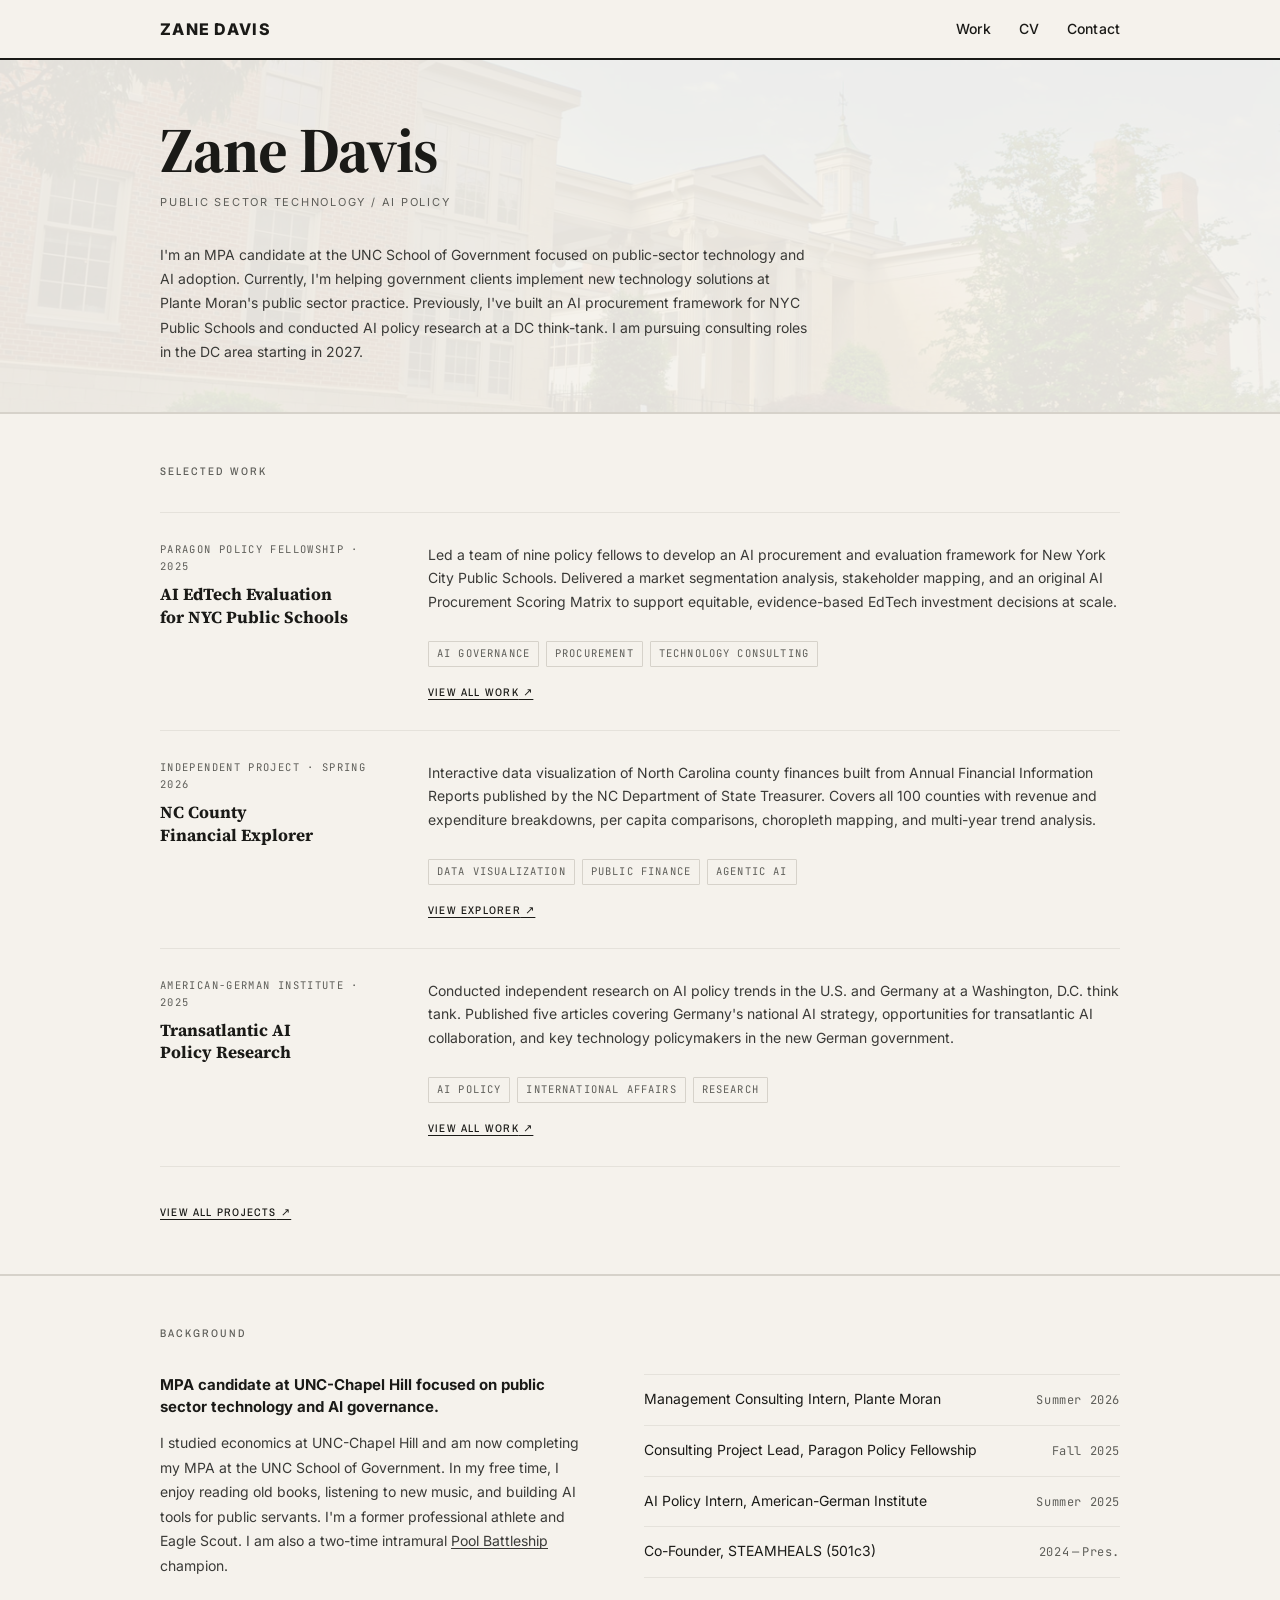
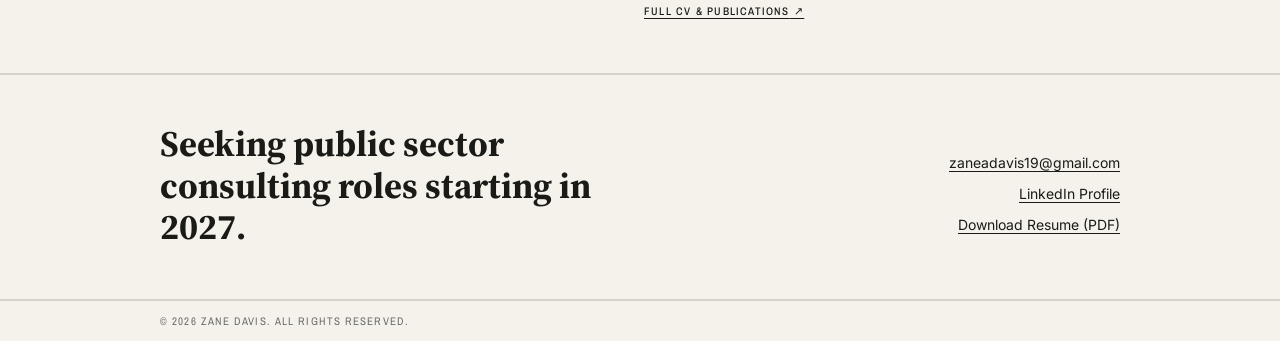
<file: index.html>
<!DOCTYPE html>
<html lang="en">
<head>
  <meta charset="UTF-8" />
  <meta name="viewport" content="width=device-width, initial-scale=1.0" />
  <title>Zane Davis — Public Sector Technology &amp; AI Policy</title>
  <meta name="description" content="MPA candidate at UNC-Chapel Hill focused on AI governance, public sector consulting, and government technology modernization. Open to full-time roles starting in 2027." />
  <link rel="preconnect" href="https://fonts.googleapis.com" />
  <link rel="preconnect" href="https://fonts.gstatic.com" crossorigin />
  <link href="https://fonts.googleapis.com/css2?family=Archivo+Narrow:wght@400;500;600&family=Inter:wght@300;400;500;600;700;800;900&family=JetBrains+Mono:wght@400&family=Source+Serif+4:opsz,wght@8..60,400;8..60,700&display=swap" rel="stylesheet" />
  <!-- Favicon -->
  <link rel="icon" type="image/x-icon" href="favicon/favicon.ico" />
  <link rel="icon" type="image/png" sizes="32x32" href="favicon/favicon-32x32.png" />
  <link rel="icon" type="image/png" sizes="16x16" href="favicon/favicon-16x16.png" />
  <link rel="apple-touch-icon" sizes="180x180" href="favicon/apple-touch-icon.png" />
  <link rel="manifest" href="favicon/site.webmanifest" />
  <!-- Open Graph -->
  <meta property="og:type" content="website" />
  <meta property="og:title" content="Zane Davis — Public Sector Technology &amp; AI Policy" />
  <meta property="og:description" content="MPA candidate at UNC-Chapel Hill focused on AI governance, public sector consulting, and government technology modernization. Open to full-time roles starting in 2027." />
  <meta property="og:image" content="assets/images/headshot_background_removed.png" />
  <link rel="stylesheet" href="css/tokens.css?v=2" />
  <link rel="stylesheet" href="css/layout.css?v=2" />
  <link rel="stylesheet" href="css/components.css?v=2" />
  <link rel="stylesheet" href="css/responsive.css?v=2" />
  <link rel="stylesheet" href="css/pages/home.css?v=2" />
</head>
<body>
  <a href="#main" class="skip-link">Skip to main content</a>

  <!-- ── NAVIGATION ──────────────────────────────── -->
  <header role="banner">
    <nav class="site-nav" aria-label="Main navigation">
      <div class="nav-inner">
        <a class="nav-brand" href="/" aria-label="Zane Davis — Portfolio home">
          Zane Davis
        </a>
        <ul class="nav-links">

          <li><a href="/work/">Work</a></li>
          <li><a href="/cv/">CV</a></li>
          <li><a href="/contact/">Contact</a></li>
        </ul>
      </div>
    </nav>
  </header>

  <main id="main">

    <!-- ── HERO ──────────────────────────────────── -->
    <section class="hero" aria-labelledby="hero-name">
      <div class="container">
        <div class="hero-content">
          <h1 id="hero-name">Zane Davis</h1>
          <p class="hero-subtitle">Public Sector Technology&nbsp;/&nbsp;AI Policy</p>
          <p class="hero-body">I'm an MPA candidate at the UNC School of Government focused on public-sector technology and AI adoption. Currently, I'm helping government clients implement new technology solutions at Plante Moran's public sector practice. Previously, I've built an AI procurement framework for NYC Public Schools and conducted AI policy research at a DC think-tank. I am pursuing consulting roles in the DC area starting in 2027.</p>
        </div>
      </div>
    </section>


    <!-- ── SELECTED WORK ──────────────────────────── -->
    <section id="impact" class="section" aria-labelledby="briefs-label">
      <div class="container">
        <p class="section-label" id="briefs-label">Selected Work</p>
        <div class="briefs-list">

          <article class="brief-row">
            <div class="brief-meta">
              <p class="brief-report-num">Paragon Policy Fellowship &middot; 2025</p>
              <h2 class="brief-title">AI EdTech Evaluation<br>for NYC Public Schools</h2>
            </div>
            <div class="brief-content">
              <p class="brief-desc">Led a team of nine policy fellows to develop an AI procurement and evaluation framework for New York City Public Schools. Delivered a market segmentation analysis, stakeholder mapping, and an original AI Procurement Scoring Matrix to support equitable, evidence-based EdTech investment decisions at scale.</p>
              <div class="brief-gallery" aria-label="Project images">
                <img src="assets/images/nycps1.png" alt="NYCPS AI Procurement Framework Diagram" class="brief-img" loading="lazy" />
                <img src="assets/images/nycps2.png" alt="NYCPS AI Procurement Policy Matrix" class="brief-img" loading="lazy" />
              </div>
              <div class="tags" aria-label="Tags">
                <span class="tag">AI Governance</span>
                <span class="tag">Procurement</span>
                <span class="tag">Technology Consulting</span>
              </div>
              <a class="brief-link" href="/work/">View all work</a>
            </div>
          </article>

          <article class="brief-row">
            <div class="brief-meta">
              <p class="brief-report-num">Independent Project &middot; Spring 2026</p>
              <h2 class="brief-title">NC County<br>Financial Explorer</h2>
            </div>
            <div class="brief-content">
              <p class="brief-desc">Interactive data visualization of North Carolina county finances built from Annual Financial Information Reports published by the NC Department of State Treasurer. Covers all 100 counties with revenue and expenditure breakdowns, per capita comparisons, choropleth mapping, and multi-year trend analysis.</p>
              <div class="brief-gallery" aria-label="Project images">
                <img src="assets/images/County1.png" alt="NC County Financial Explorer Overview" class="brief-img" loading="lazy" />
                <img src="assets/images/County2.png" alt="NC County Financial Explorer Choropleth Map" class="brief-img" loading="lazy" />
              </div>
              <div class="tags" aria-label="Tags">
                <span class="tag">Data Visualization</span>
                <span class="tag">Public Finance</span>
                <span class="tag">Agentic AI</span>
              </div>
              <a class="brief-link" href="https://xgx755.github.io/nc-county-financial-explorer" target="_blank" rel="noopener">View explorer</a>
            </div>
          </article>

          <article class="brief-row">
            <div class="brief-meta">
              <p class="brief-report-num">American-German Institute &middot; 2025</p>
              <h2 class="brief-title">Transatlantic AI<br>Policy Research</h2>
            </div>
            <div class="brief-content">
              <p class="brief-desc">Conducted independent research on AI policy trends in the U.S. and Germany at a Washington, D.C. think tank. Published five articles covering Germany's national AI strategy, opportunities for transatlantic AI collaboration, and key technology policymakers in the new German government.</p>
              <div class="brief-gallery" aria-label="Project images">
                <img src="assets/images/agi2.jpg" alt="AGI Map Logo" class="brief-img" loading="lazy" />
                <img src="assets/images/agi1.png" alt="Transatlantic AI Policy Research Pull-Quote" class="brief-img" loading="lazy" />
              </div>
              <div class="tags" aria-label="Tags">
                <span class="tag">AI Policy</span>
                <span class="tag">International Affairs</span>
                <span class="tag">Research</span>
              </div>
              <a class="brief-link" href="/work/">View all work</a>
            </div>
          </article>

        </div>
        <div class="work-cta-line pt-md">
          <a class="brief-link" href="/work/">View all projects</a>
        </div>
      </div>
    </section>

    <!-- ── BACKGROUND ────────────────────────────── -->
    <section id="cv" class="section" aria-labelledby="credentials-label">
      <div class="container">
        <p class="section-label" id="credentials-label">Background</p>
        <div class="credentials-grid">

          <div class="credentials-left">
            <h2 class="credentials-statement">MPA candidate at UNC-Chapel Hill focused on public sector technology and AI governance.</h2>
            <p class="credentials-body">I studied economics at UNC-Chapel Hill and am now completing my MPA at the UNC School of Government. In my free time, I enjoy reading old books, listening to new music, and building AI tools for public servants. I'm a former professional athlete and Eagle Scout. I am also a two-time intramural <a href="https://www.youtube.com/watch?v=oL0ufjlCkAY" target="_blank" rel="noopener">Pool Battleship</a> champion.</p>

          </div>

          <div class="credentials-right">
            <ul class="timeline" aria-label="Career timeline">
              <li class="timeline-item">
                <span class="timeline-role">Management Consulting Intern, Plante Moran</span>
                <span class="timeline-dates">Summer 2026</span>
              </li>
              <li class="timeline-item">
                <span class="timeline-role">Consulting Project Lead, Paragon Policy Fellowship</span>
                <span class="timeline-dates">Fall 2025</span>
              </li>
              <li class="timeline-item">
                <span class="timeline-role">AI Policy Intern, American-German Institute</span>
                <span class="timeline-dates">Summer 2025</span>
              </li>
              <li class="timeline-item">
                <span class="timeline-role">Co-Founder, STEAMHEALS (501c3)</span>
                <span class="timeline-dates">2024&thinsp;&mdash;&thinsp;Pres.</span>
              </li>
            </ul>
            <p class="mt-md"><a class="brief-link" href="/cv/">Full CV &amp; publications</a></p>
          </div>

        </div>
      </div>
    </section>

    <!-- ── CTA / CONTACT ──────────────────────────── -->
    <section id="contact" class="cta-section" aria-labelledby="cta-headline">
      <div class="container">
        <div class="cta-grid">

          <div class="cta-left">

            <h2 class="cta-headline" id="cta-headline">Seeking public sector consulting roles starting in 2027.</h2>
          </div>

          <div class="cta-right">
            <a class="cta-contact-link" href="mailto:zaneadavis19@gmail.com">zaneadavis19@gmail.com</a>
            <a class="cta-contact-link" href="https://www.linkedin.com/in/zaneda/" target="_blank" rel="noopener">LinkedIn Profile</a>
            <a class="cta-contact-link" href="assets/Davis_Zane_Resume.pdf" target="_blank" rel="noopener">Download Resume (PDF)</a>

          </div>

        </div>
      </div>
    </section>

  </main>

  <!-- ── SITE FOOTER ────────────────────────────── -->
  <footer class="site-footer" role="contentinfo">
    <div class="footer-inner">
      <p class="footer-copy">&copy; 2026 Zane Davis. All rights reserved.</p>
    </div>
  </footer>

</body>
</html>
</file>
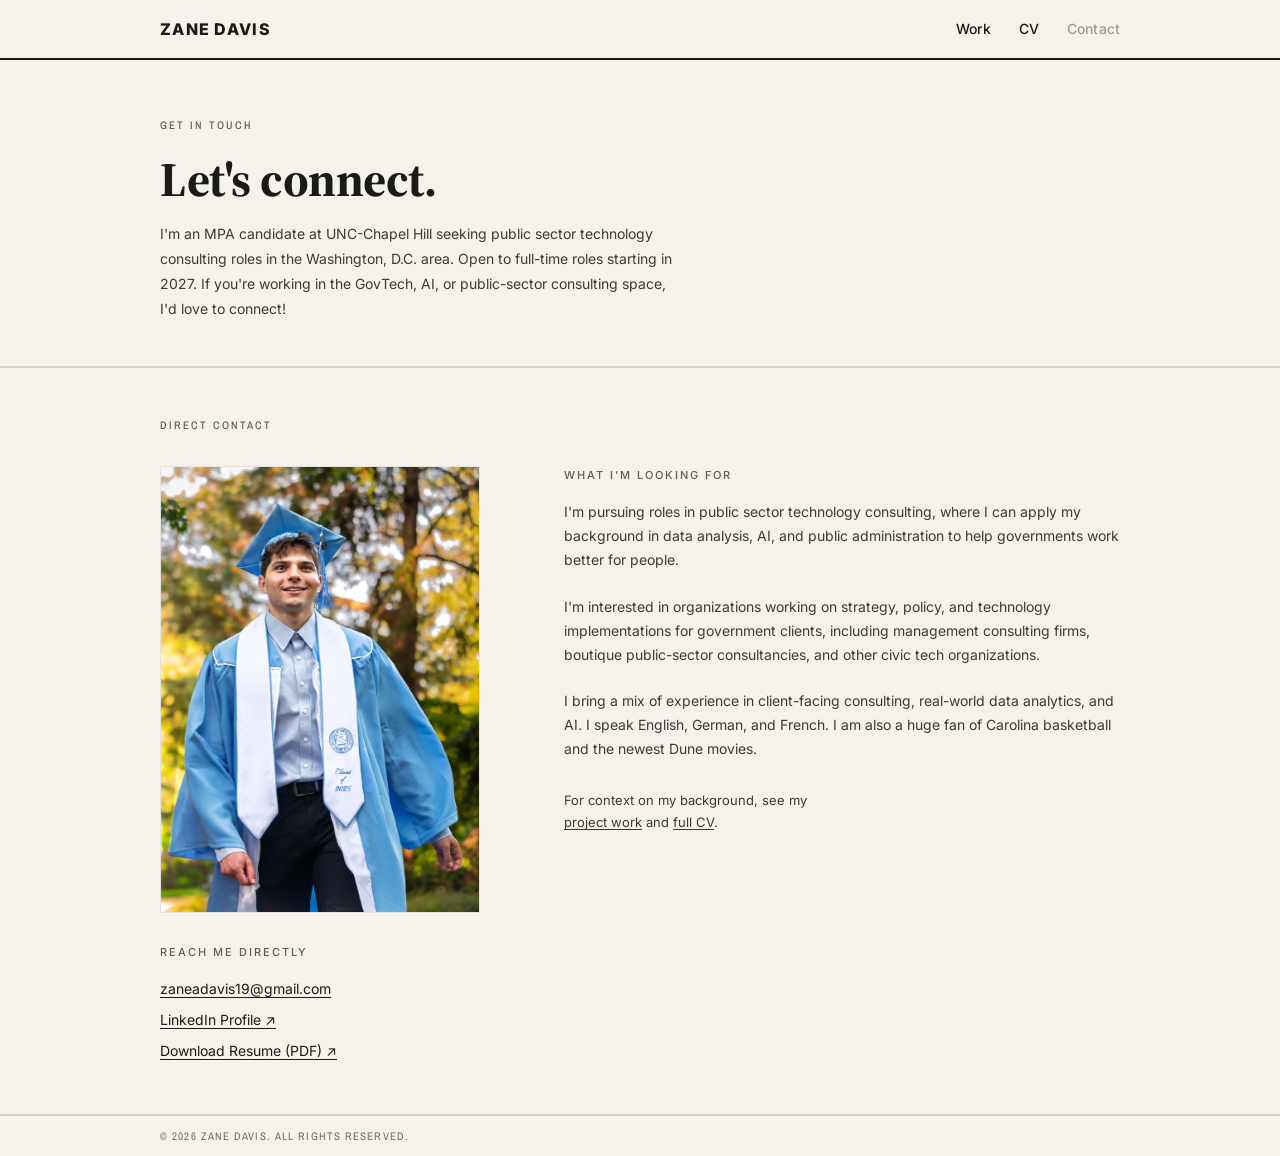
<file: contact/index.html>
<!DOCTYPE html>
<html lang="en">
<head>
  <meta charset="UTF-8" />
  <meta name="viewport" content="width=device-width, initial-scale=1.0" />
  <title>Contact — Zane Davis</title>
  <meta name="description" content="Get in touch with Zane Davis — MPA candidate at UNC-Chapel Hill seeking public sector technology consulting roles in Washington, D.C. Open to full-time roles starting in 2027." />
  <link rel="preconnect" href="https://fonts.googleapis.com" />
  <link rel="preconnect" href="https://fonts.gstatic.com" crossorigin />
  <link href="https://fonts.googleapis.com/css2?family=Archivo+Narrow:wght@400;500;600&family=Inter:wght@300;400;500;600;700;800;900&family=JetBrains+Mono:wght@400&family=Source+Serif+4:opsz,wght@8..60,400;8..60,700&display=swap" rel="stylesheet" />
  <!-- Favicon -->
  <link rel="icon" type="image/x-icon" href="../favicon/favicon.ico" />
  <link rel="icon" type="image/png" sizes="32x32" href="../favicon/favicon-32x32.png" />
  <link rel="icon" type="image/png" sizes="16x16" href="../favicon/favicon-16x16.png" />
  <link rel="apple-touch-icon" sizes="180x180" href="../favicon/apple-touch-icon.png" />
  <link rel="manifest" href="../favicon/site.webmanifest" />
  <!-- Open Graph -->
  <meta property="og:type" content="website" />
  <meta property="og:title" content="Contact — Zane Davis" />
  <meta property="og:description" content="Get in touch with Zane Davis — MPA candidate at UNC-Chapel Hill seeking public sector technology consulting roles in Washington, D.C. Open to full-time roles starting in 2027." />
  <meta property="og:image" content="../assets/images/headshot_primary.jpeg" />
  <link rel="stylesheet" href="../css/tokens.css?v=2" />
  <link rel="stylesheet" href="../css/layout.css?v=2" />
  <link rel="stylesheet" href="../css/components.css?v=2" />
  <link rel="stylesheet" href="../css/responsive.css?v=2" />
  <link rel="stylesheet" href="../css/pages/contact.css?v=2" />
</head>
<body>
  <a href="#main" class="skip-link">Skip to main content</a>

  <!-- ── NAVIGATION ──────────────────────────────── -->
  <header role="banner">
    <nav class="site-nav" aria-label="Main navigation">
      <div class="nav-inner">
        <a class="nav-brand" href="/" aria-label="Zane Davis — Portfolio home">
          Zane Davis
        </a>
        <ul class="nav-links">

          <li><a href="/work/">Work</a></li>
          <li><a href="/cv/">CV</a></li>
          <li><a href="/contact/" aria-current="page">Contact</a></li>
        </ul>
      </div>
    </nav>
  </header>

  <main id="main">

    <!-- ── PAGE HEADER ───────────────────────────── -->
    <div class="page-header">
      <p class="page-header-label">Get In Touch</p>
      <h1 class="page-header-title">Let's connect.</h1>
      <p class="page-header-intro">I'm an MPA candidate at UNC-Chapel Hill seeking public sector technology consulting roles in the Washington, D.C. area. Open to full-time roles starting in 2027. If you're working in the GovTech, AI, or public-sector consulting space, I'd love to connect!</p>
    </div>

    <!-- ── CONTACT SECTION ────────────────────────── -->
    <section class="section" aria-labelledby="contact-label">
      <div class="container">
        <p class="section-label" id="contact-label">Direct Contact</p>
        <div class="contact-grid">

          <!-- Left: Direct Contact & Profile -->
          <div>
            <img src="../assets/images/headshot2.JPG" alt="Zane Davis professional portrait" class="contact-img" loading="lazy" />



            <span class="contact-block-label">Reach me directly</span>
            <a class="contact-link" href="mailto:zaneadavis19@gmail.com">zaneadavis19@gmail.com</a>
            <a class="contact-link" href="https://www.linkedin.com/in/zaneda/" target="_blank" rel="noopener">LinkedIn Profile &#x2197;</a>
            <a class="contact-link" href="../assets/Davis_Zane_Resume.pdf" target="_blank" rel="noopener">Download Resume (PDF) &#x2197;</a>


          </div>

          <!-- Right: what I'm looking for -->
          <div>
            <span class="contact-block-label">What I&rsquo;m looking for</span>
            <p class="contact-prose">I'm pursuing roles in public sector technology consulting, where I can apply my background in data analysis, AI, and public administration to help governments work better for people.</p>
            <p class="contact-prose">I'm interested in organizations working on strategy, policy, and technology implementations for government clients, including management consulting firms, boutique public-sector consultancies, and other civic tech organizations.</p>
            <p class="contact-prose">I bring a mix of experience in client-facing consulting, real-world data analytics, and AI. I speak English, German, and French. I am also a huge fan of Carolina basketball and the newest Dune movies.</p>

            <p class="contact-note mt-lg">
              For context on my background, see my <a href="/work/">project work</a> and <a href="/cv/">full CV</a>.
            </p>
          </div>

        </div>
      </div>
    </section>

  </main>

  <!-- ── SITE FOOTER ────────────────────────────── -->
  <footer class="site-footer" role="contentinfo">
    <div class="footer-inner">
      <p class="footer-copy">&copy; 2026 Zane Davis. All rights reserved.</p>
    </div>
  </footer>

</body>
</html>
</file>
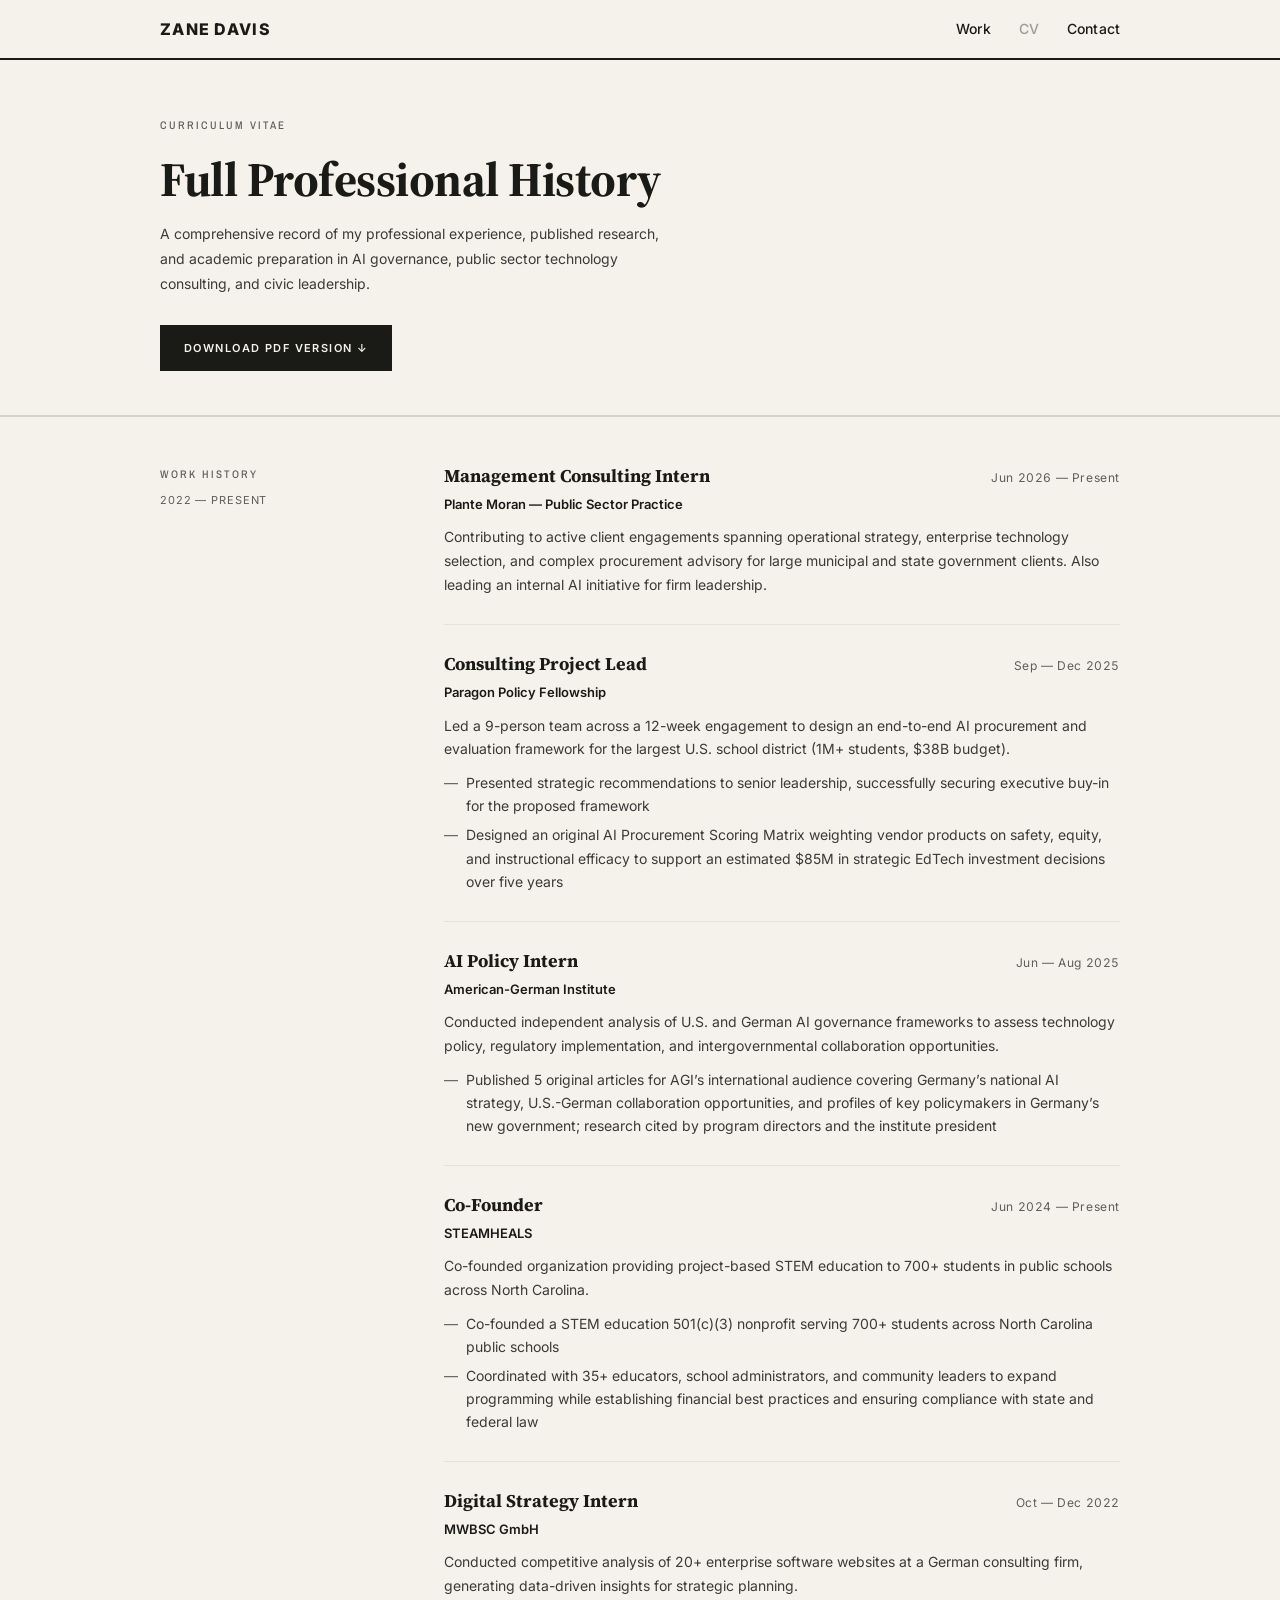
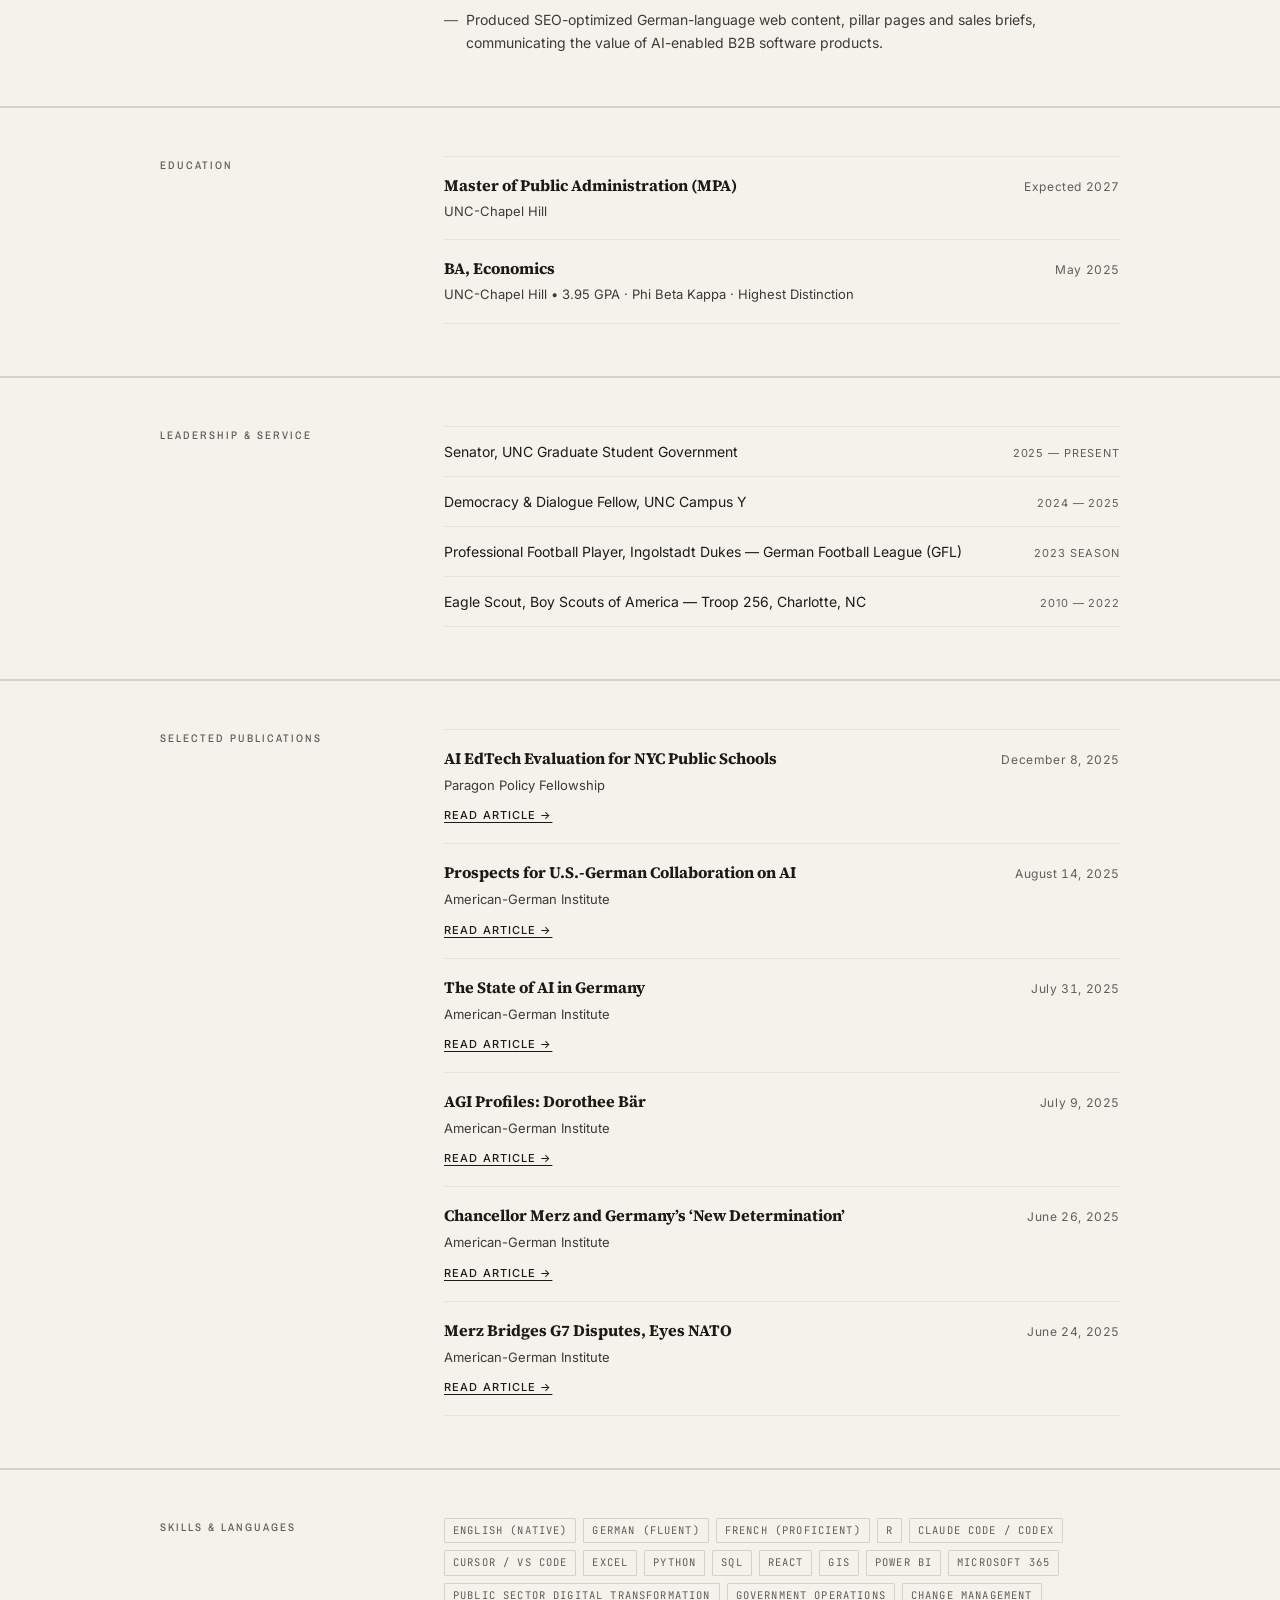
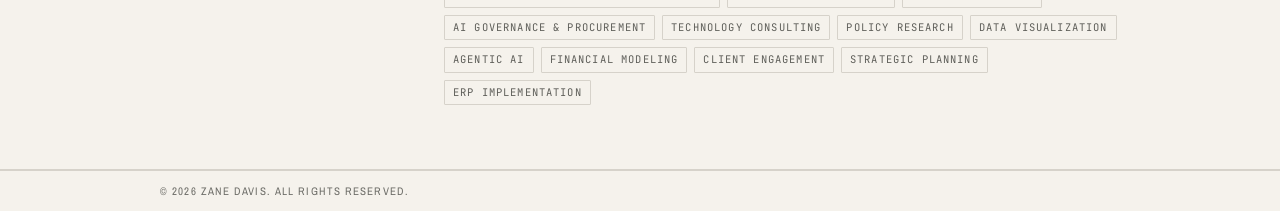
<file: cv/index.html>
<!DOCTYPE html>
<html lang="en">
<head>
  <meta charset="UTF-8" />
  <meta name="viewport" content="width=device-width, initial-scale=1.0" />
  <title>CV — Zane Davis</title>
  <meta name="description" content="Full professional history, education, publications, and skills for Zane Davis — MPA candidate at UNC-Chapel Hill focused on AI policy and public sector technology consulting." />
  <link rel="preconnect" href="https://fonts.googleapis.com" />
  <link rel="preconnect" href="https://fonts.gstatic.com" crossorigin />
  <link href="https://fonts.googleapis.com/css2?family=Archivo+Narrow:wght@400;500;600&family=Inter:wght@300;400;500;600;700;800;900&family=JetBrains+Mono:wght@400&family=Source+Serif+4:opsz,wght@8..60,400;8..60,700&display=swap" rel="stylesheet" />
  <!-- Favicon -->
  <link rel="icon" type="image/x-icon" href="../favicon/favicon.ico" />
  <link rel="icon" type="image/png" sizes="32x32" href="../favicon/favicon-32x32.png" />
  <link rel="icon" type="image/png" sizes="16x16" href="../favicon/favicon-16x16.png" />
  <link rel="apple-touch-icon" sizes="180x180" href="../favicon/apple-touch-icon.png" />
  <link rel="manifest" href="../favicon/site.webmanifest" />
  <!-- Open Graph -->
  <meta property="og:type" content="website" />
  <meta property="og:title" content="CV — Zane Davis" />
  <meta property="og:description" content="Full professional history, education, publications, and skills for Zane Davis — MPA candidate at UNC-Chapel Hill focused on AI policy and public sector technology consulting." />
  <meta property="og:image" content="../assets/images/headshot_primary.jpeg" />
  <link rel="stylesheet" href="../css/tokens.css?v=2" />
  <link rel="stylesheet" href="../css/layout.css?v=2" />
  <link rel="stylesheet" href="../css/components.css?v=2" />
  <link rel="stylesheet" href="../css/responsive.css?v=2" />
  <link rel="stylesheet" href="../css/pages/cv.css?v=2" />
</head>
<body>
  <a href="#main" class="skip-link">Skip to main content</a>

  <!-- ── NAVIGATION ──────────────────────────────── -->
  <header role="banner">
    <nav class="site-nav" aria-label="Main navigation">
      <div class="nav-inner">
        <a class="nav-brand" href="/" aria-label="Zane Davis — Portfolio home">
          Zane Davis
        </a>
        <ul class="nav-links">
          <li><a href="/work/">Work</a></li>
          <li><a href="/cv/" aria-current="page">CV</a></li>
          <li><a href="/contact/">Contact</a></li>
        </ul>
      </div>
    </nav>
  </header>

  <main id="main">

    <!-- ── PAGE HEADER ───────────────────────────── -->
    <div class="page-header">
      <p class="page-header-label">Curriculum Vitae</p>
      <h1 class="page-header-title">Full Professional History</h1>
      <p class="page-header-intro">A comprehensive record of my professional experience, published research, and academic preparation in AI governance, public sector technology consulting, and civic leadership.</p>
      <a class="cv-download-btn" href="../assets/Davis_Zane_Resume.pdf" target="_blank" rel="noopener">Download PDF Version ↓</a>
    </div>

    <!-- ── WORK HISTORY ──────────────────────────── -->
    <section class="section" aria-labelledby="work-label">
      <div class="cv-section-grid">

        <div class="cv-section-meta">
          <p class="section-label" id="work-label">Work History</p>
          <p class="cv-section-date">2022 — Present</p>
        </div>

        <div class="cv-section-content">

          <article class="work-entry">
            <div class="work-entry-header">
              <h2 class="work-entry-title">Management Consulting Intern</h2>
              <span class="work-entry-dates">Jun 2026 — Present</span>
            </div>
            <p class="work-entry-company">Plante Moran — Public Sector Practice</p>
            <p class="work-entry-desc">Contributing to active client engagements spanning operational strategy, enterprise technology selection, and complex procurement advisory for large municipal and state government clients. Also leading an internal AI initiative for firm leadership.</p>
          </article>

          <article class="work-entry">
            <div class="work-entry-header">
              <h2 class="work-entry-title">Consulting Project Lead</h2>
              <span class="work-entry-dates">Sep — Dec 2025</span>
            </div>
            <p class="work-entry-company">Paragon Policy Fellowship</p>
            <p class="work-entry-desc">Led a 9-person team across a 12-week engagement to design an end-to-end AI procurement and evaluation framework for the largest U.S. school district (1M+ students, $38B budget).</p>
            <ul class="work-entry-bullets">
              <li>Presented strategic recommendations to senior leadership, successfully securing executive buy-in for the proposed framework</li>
              <li>Designed an original AI Procurement Scoring Matrix weighting vendor products on safety, equity, and instructional efficacy to support an estimated $85M in strategic EdTech investment decisions over five years</li>
            </ul>
          </article>

          <article class="work-entry">
            <div class="work-entry-header">
              <h2 class="work-entry-title">AI Policy Intern</h2>
              <span class="work-entry-dates">Jun — Aug 2025</span>
            </div>
            <p class="work-entry-company">American-German Institute</p>
            <p class="work-entry-desc">Conducted independent analysis of U.S. and German AI governance frameworks to assess technology policy, regulatory implementation, and intergovernmental collaboration opportunities.</p>
            <ul class="work-entry-bullets">
              <li>Published 5 original articles for AGI&#8217;s international audience covering Germany&#8217;s national AI strategy, U.S.-German collaboration opportunities, and profiles of key policymakers in Germany&#8217;s new government; research cited by program directors and the institute president</li>
            </ul>
          </article>

          <article class="work-entry">
            <div class="work-entry-header">
              <h2 class="work-entry-title">Co-Founder</h2>
              <span class="work-entry-dates">Jun 2024 — Present</span>
            </div>
            <p class="work-entry-company">STEAMHEALS</p>
            <p class="work-entry-desc">Co-founded organization providing project-based STEM education to 700+ students in public schools across North Carolina.</p>
            <ul class="work-entry-bullets">
              <li>Co-founded a STEM education 501(c)(3) nonprofit serving 700+ students across North Carolina public schools</li>
              <li>Coordinated with 35+ educators, school administrators, and community leaders to expand programming while establishing financial best practices and ensuring compliance with state and federal law</li>
            </ul>
          </article>

          <article class="work-entry">
            <div class="work-entry-header">
              <h2 class="work-entry-title">Digital Strategy Intern</h2>
              <span class="work-entry-dates">Oct — Dec 2022</span>
            </div>
            <p class="work-entry-company">MWBSC GmbH</p>
            <p class="work-entry-desc">Conducted competitive analysis of 20+ enterprise software websites at a German consulting firm, generating data-driven insights for strategic planning.</p>
            <ul class="work-entry-bullets">
              <li>Produced SEO-optimized German-language web content, pillar pages and sales briefs, communicating the value of AI-enabled B2B software products.</li>
            </ul>
          </article>

        </div>
      </div>
    </section>

    <!-- ── EDUCATION ──────────────────────────────── -->
    <section class="section" aria-labelledby="education-label">
      <div class="cv-section-grid">

        <div class="cv-section-meta">
          <p class="section-label" id="education-label">Education</p>
        </div>

        <div class="cv-section-content">

          <div class="edu-entry">
            <div class="edu-entry-header">
              <h2 class="edu-entry-degree">Master of Public Administration (MPA)</h2>
              <span class="edu-entry-year">Expected 2027</span>
            </div>
            <p class="edu-entry-institution">UNC-Chapel Hill</p>
          </div>

          <div class="edu-entry">
            <div class="edu-entry-header">
              <h2 class="edu-entry-degree">BA, Economics</h2>
              <span class="edu-entry-year">May 2025</span>
            </div>
            <p class="edu-entry-institution">UNC-Chapel Hill &bull; 3.95 GPA &middot; Phi Beta Kappa &middot; Highest Distinction</p>
          </div>

        </div>
      </div>
    </section>

    <!-- ── LEADERSHIP & SERVICE ──────────────────── -->
    <section class="section" aria-labelledby="service-label">
      <div class="cv-section-grid">

        <div class="cv-section-meta">
          <p class="section-label" id="service-label">Leadership &amp; Service</p>
        </div>

        <div class="cv-section-content">
          <ul class="simple-list" aria-label="Leadership and service activities">
            <li class="simple-list-item">
              Senator, UNC Graduate Student Government
              <span class="simple-list-meta">2025 — Present</span>
            </li>
            <li class="simple-list-item">
              Democracy &amp; Dialogue Fellow, UNC Campus Y
              <span class="simple-list-meta">2024 — 2025</span>
            </li>
            <li class="simple-list-item">
              Professional Football Player, Ingolstadt Dukes — German Football League (GFL)
              <span class="simple-list-meta">2023 Season</span>
            </li>
            <li class="simple-list-item">
              Eagle Scout, Boy Scouts of America — Troop 256, Charlotte, NC
              <span class="simple-list-meta">2010 — 2022</span>
            </li>
          </ul>

        </div>

      </div>
    </section>

    <!-- ── SELECTED PUBLICATIONS ──────────────────── -->
    <section class="section" aria-labelledby="pubs-label">
      <div class="cv-section-grid">

        <div class="cv-section-meta">
          <p class="section-label" id="pubs-label">Selected Publications</p>
        </div>

        <div class="cv-section-content">

          <div class="pub-entry">
            <div class="pub-entry-header">
              <h2 class="pub-entry-title">AI EdTech Evaluation for NYC Public Schools</h2>
              <span class="pub-entry-year">December 8, 2025</span>
            </div>
            <p class="pub-entry-venue">Paragon Policy Fellowship</p>
            <a class="pub-entry-link" href="../assets/NYCPS_AI-EdTech-Project-Brief_Fall-2025.pdf" target="_blank" rel="noopener">Read Article &rarr;</a>
          </div>

          <div class="pub-entry">
            <div class="pub-entry-header">
              <h2 class="pub-entry-title">Prospects for U.S.-German Collaboration on AI</h2>
              <span class="pub-entry-year">August 14, 2025</span>
            </div>
            <p class="pub-entry-venue">American-German Institute</p>
            <a class="pub-entry-link" href="https://americangerman.institute/2025/08/prospects-for-u-s-german-collaboration-in-ai/" target="_blank" rel="noopener">Read Article &rarr;</a>
          </div>

          <div class="pub-entry">
            <div class="pub-entry-header">
              <h2 class="pub-entry-title">The State of AI in Germany</h2>
              <span class="pub-entry-year">July 31, 2025</span>
            </div>
            <p class="pub-entry-venue">American-German Institute</p>
            <a class="pub-entry-link" href="https://americangerman.institute/2025/07/the-state-of-ai-in-germany/" target="_blank" rel="noopener">Read Article &rarr;</a>
          </div>

          <div class="pub-entry">
            <div class="pub-entry-header">
              <h2 class="pub-entry-title">AGI Profiles: Dorothee B&auml;r</h2>
              <span class="pub-entry-year">July 9, 2025</span>
            </div>
            <p class="pub-entry-venue">American-German Institute</p>
            <a class="pub-entry-link" href="https://americangerman.institute/2025/07/agi-profiles-dorothee-bar/" target="_blank" rel="noopener">Read Article &rarr;</a>
          </div>

          <div class="pub-entry">
            <div class="pub-entry-header">
              <h2 class="pub-entry-title">Chancellor Merz and Germany&rsquo;s &lsquo;New Determination&rsquo;</h2>
              <span class="pub-entry-year">June 26, 2025</span>
            </div>
            <p class="pub-entry-venue">American-German Institute</p>
            <a class="pub-entry-link" href="https://americangerman.institute/2025/06/chancellor-merz-and-germanys-new-determination/" target="_blank" rel="noopener">Read Article &rarr;</a>
          </div>

          <div class="pub-entry">
            <div class="pub-entry-header">
              <h2 class="pub-entry-title">Merz Bridges G7 Disputes, Eyes NATO</h2>
              <span class="pub-entry-year">June 24, 2025</span>
            </div>
            <p class="pub-entry-venue">American-German Institute</p>
            <a class="pub-entry-link" href="https://americangerman.institute/2025/06/merz-bridges-g7-disputes-eyes-nato/" target="_blank" rel="noopener">Read Article &rarr;</a>
          </div>

        </div>
      </div>
    </section>

    <!-- ── SKILLS & LANGUAGES ─────────────────────── -->
    <section class="section" aria-labelledby="skills-label">
      <div class="cv-section-grid">

        <div class="cv-section-meta">
          <p class="section-label" id="skills-label">Skills &amp; Languages</p>
        </div>

        <div class="cv-section-content">
          <div class="tags" aria-label="Languages, tools, and domain competencies">
            <span class="tag">English (Native)</span>
            <span class="tag">German (Fluent)</span>
            <span class="tag">French (Proficient)</span>
            <span class="tag">R</span>
            <span class="tag">Claude Code / Codex</span>
            <span class="tag">Cursor / VS Code</span>
            <span class="tag">Excel</span>
            <span class="tag">Python</span>
            <span class="tag">SQL</span>
            <span class="tag">React</span>
            <span class="tag">GIS</span>
            <span class="tag">Power BI</span>
            <span class="tag">Microsoft 365</span>
            <span class="tag">Public Sector Digital Transformation</span>
            <span class="tag">Government Operations</span>
            <span class="tag">Change Management</span>
            <span class="tag">AI Governance &amp; Procurement</span>
            <span class="tag">Technology Consulting</span>
            <span class="tag">Policy Research</span>
            <span class="tag">Data Visualization</span>
            <span class="tag">Agentic AI</span>
            <span class="tag">Financial Modeling</span>
            <span class="tag">Client Engagement</span>
            <span class="tag">Strategic Planning</span>
            <span class="tag">ERP Implementation</span>
          </div>
        </div>

      </div>
    </section>

  </main>

  <!-- ── SITE FOOTER ────────────────────────────── -->
  <footer class="site-footer" role="contentinfo">
    <div class="footer-inner">
      <p class="footer-copy">&copy; 2026 Zane Davis. All rights reserved.</p>
    </div>
  </footer>

</body>
</html>
</file>
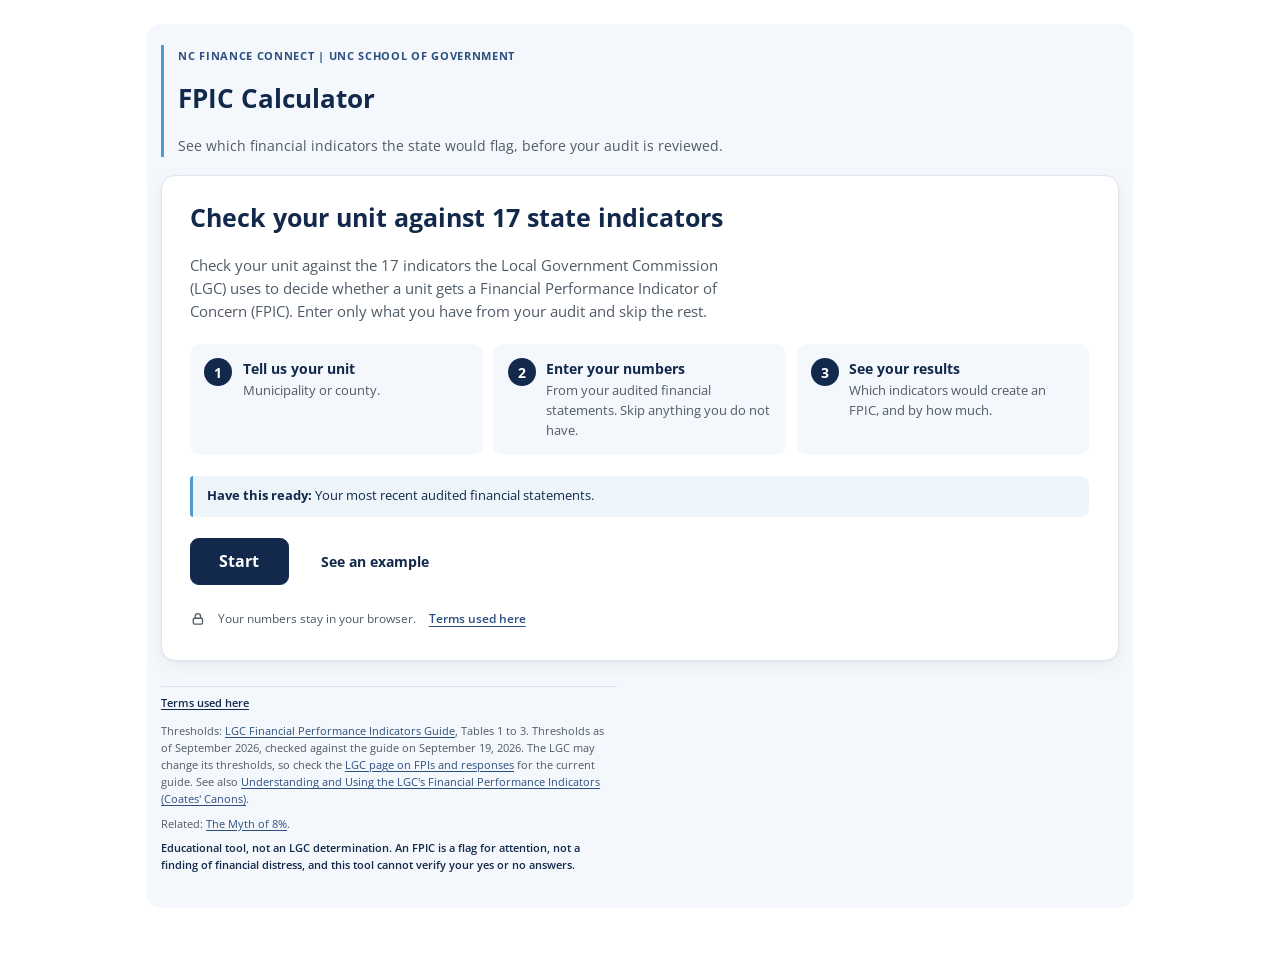
<file: nc-fpic-calculator/index.html>
<!DOCTYPE html>
<html lang="en">
<head>
  <meta charset="UTF-8" />
  <meta name="viewport" content="width=device-width, initial-scale=1.0" />
  <title>NC FPIC Calculator</title>
  <meta name="description" content="A free calculator that shows which of the 17 North Carolina LGC Financial Performance Indicators a city, town, or county would trigger, based on numbers from its audit. Runs entirely in your browser." />
  <link rel="icon" type="image/x-icon" href="../favicon/favicon.ico" />
  <link rel="icon" type="image/png" sizes="32x32" href="../favicon/favicon-32x32.png" />
  <link rel="icon" type="image/png" sizes="16x16" href="../favicon/favicon-16x16.png" />
  <link rel="apple-touch-icon" sizes="180x180" href="../favicon/apple-touch-icon.png" />
  <meta property="og:type" content="website" />
  <meta property="og:title" content="NC FPIC Calculator" />
  <meta property="og:description" content="Check which of the 17 NC LGC Financial Performance Indicators a local government would trigger. Runs entirely in your browser." />
  <link rel="stylesheet" href="style.css?v=0.6.0" />
  <style>
    html, body { margin: 0; padding: 0; background: #ffffff; min-height: 100%; }
    .fpic-app { min-height: 100vh; padding: 24px 0 48px; box-sizing: border-box; }
    /* Slightly smaller than the default size for easier use on the site */
    .fpic-app .fpic-calc { zoom: 0.88; }
    @media print { .fpic-app { padding: 0; } }
  </style>
</head>
<body>
  <main class="fpic-app">
    <div class="fpic-calc" data-fpic-calculator>
      <noscript>This calculator needs JavaScript to run. Please enable JavaScript in your browser and reload the page.</noscript>
    </div>
  </main>

  <!-- Load threshold data (single source: data/fpic-data.json), then start the calculator. -->
  <script>
    (function () {
      var mount = document.querySelector('[data-fpic-calculator]');
      function fail() {
        mount.textContent = 'The calculator data could not be loaded. Please reload the page.';
      }
      fetch('data/fpic-data.json?v=0.6.0')
        .then(function (r) { if (!r.ok) throw new Error(r.status); return r.json(); })
        .then(function (data) {
          window.FPIC_DATA = data;
          var s = document.createElement('script');
          s.src = 'script.js?v=0.6.0';
          s.onerror = fail;
          document.body.appendChild(s);
        })
        .catch(fail);
    })();
  </script>
</body>
</html>
</file>
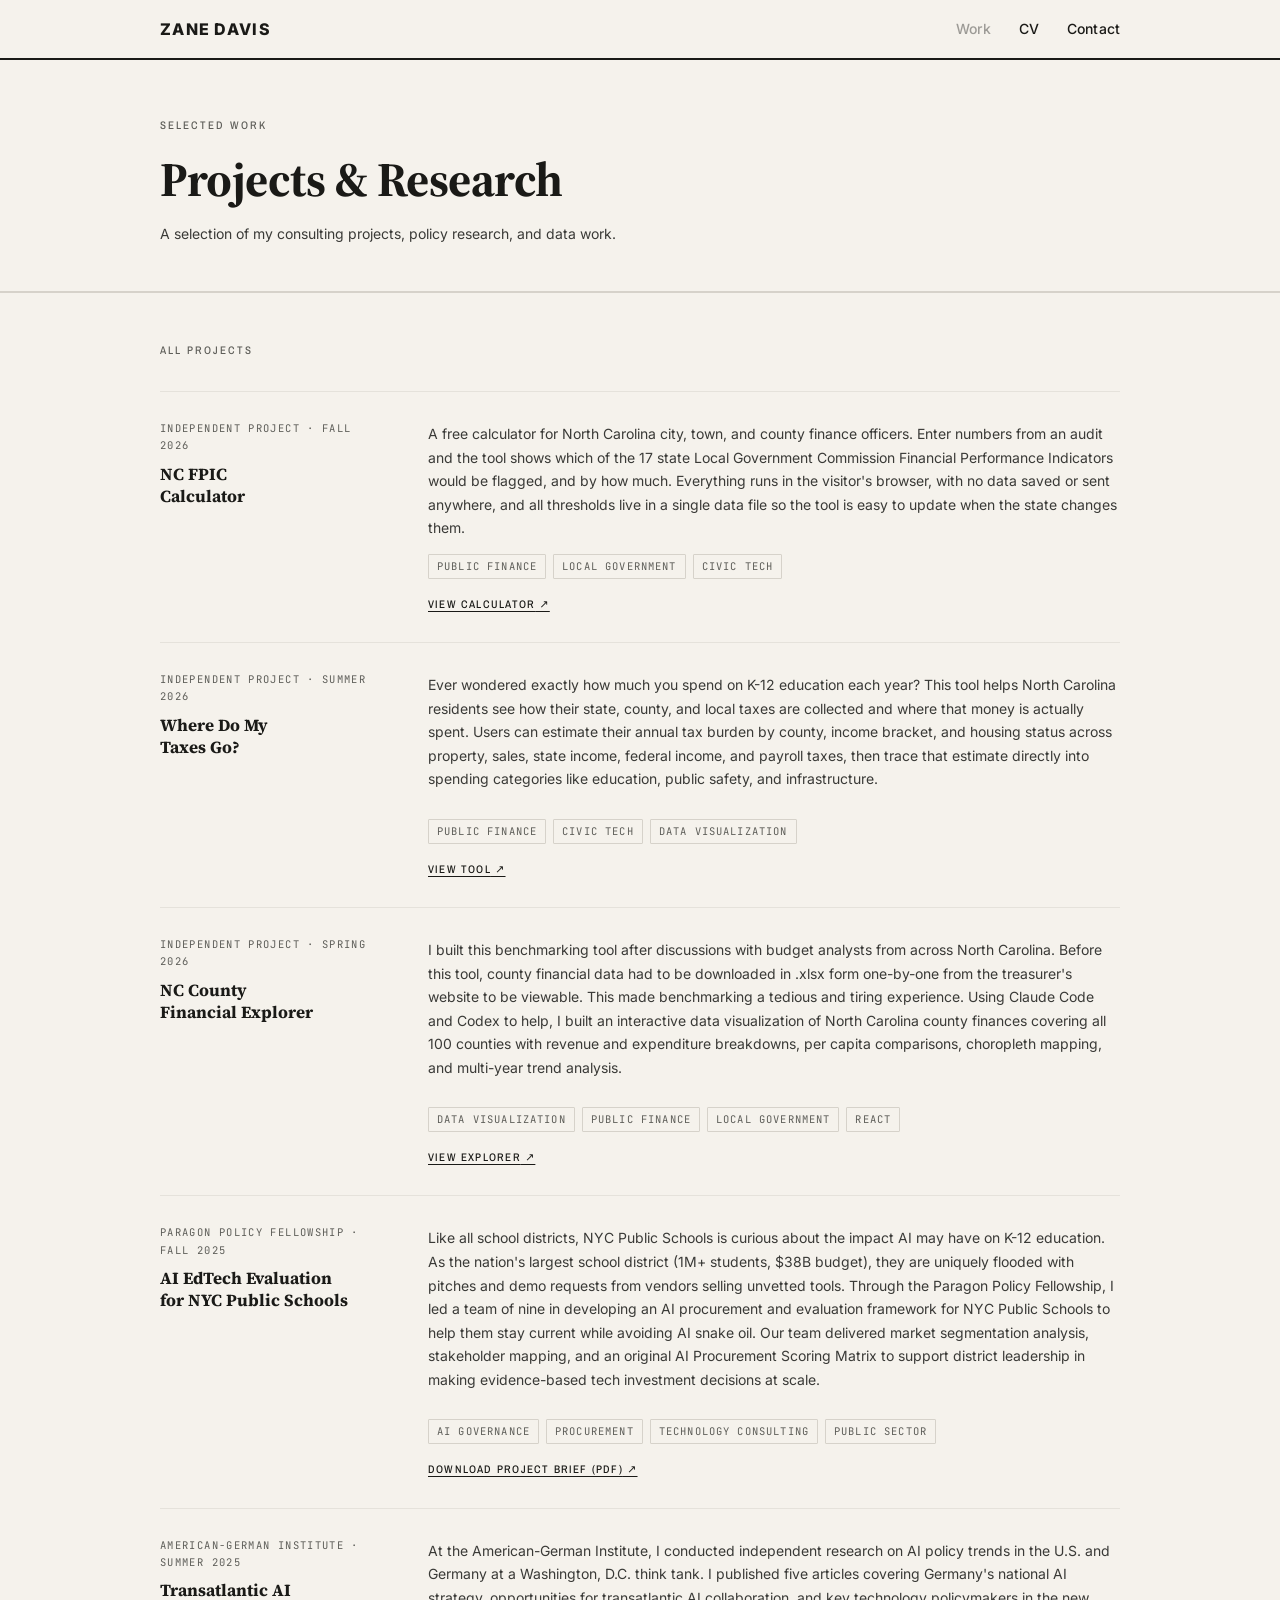
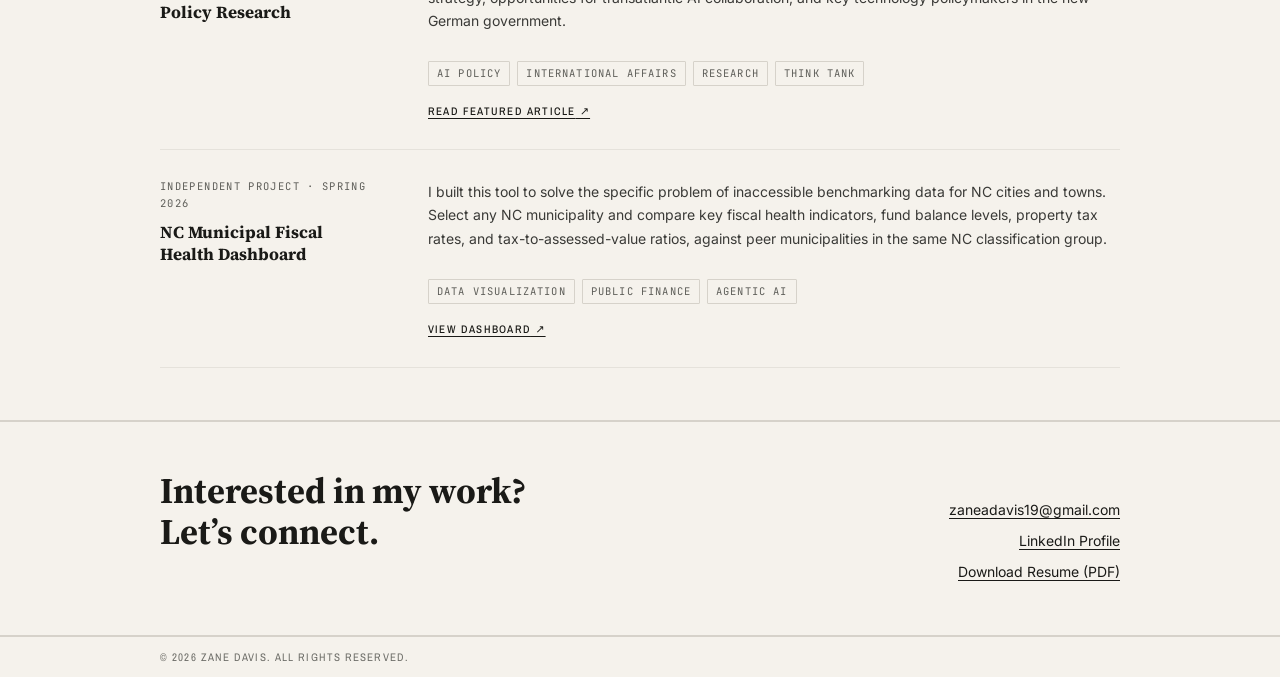
<file: work/index.html>
<!DOCTYPE html>
<html lang="en">
<head>
  <meta charset="UTF-8" />
  <meta name="viewport" content="width=device-width, initial-scale=1.0" />
  <title>Work — Zane Davis</title>
  <meta name="description" content="Selected projects and published research in AI procurement, government data visualization, and transatlantic AI policy — Zane Davis." />
  <link rel="preconnect" href="https://fonts.googleapis.com" />
  <link rel="preconnect" href="https://fonts.gstatic.com" crossorigin />
  <link href="https://fonts.googleapis.com/css2?family=Archivo+Narrow:wght@400;500;600&family=Inter:wght@300;400;500;600;700;800;900&family=JetBrains+Mono:wght@400&family=Source+Serif+4:opsz,wght@8..60,400;8..60,700&display=swap" rel="stylesheet" />
  <!-- Favicon -->
  <link rel="icon" type="image/x-icon" href="../favicon/favicon.ico" />
  <link rel="icon" type="image/png" sizes="32x32" href="../favicon/favicon-32x32.png" />
  <link rel="icon" type="image/png" sizes="16x16" href="../favicon/favicon-16x16.png" />
  <link rel="apple-touch-icon" sizes="180x180" href="../favicon/apple-touch-icon.png" />
  <link rel="manifest" href="../favicon/site.webmanifest" />
  <!-- Open Graph -->
  <meta property="og:type" content="website" />
  <meta property="og:title" content="Work — Zane Davis" />
  <meta property="og:description" content="Selected projects and published research in AI procurement, government data visualization, and transatlantic AI policy — Zane Davis." />
  <meta property="og:image" content="../assets/images/headshot_primary.jpeg" />
  <link rel="stylesheet" href="../css/tokens.css?v=2" />
  <link rel="stylesheet" href="../css/layout.css?v=2" />
  <link rel="stylesheet" href="../css/components.css?v=2" />
  <link rel="stylesheet" href="../css/responsive.css?v=2" />
  <link rel="stylesheet" href="../css/pages/work.css?v=2" />
</head>
<body>
  <a href="#main" class="skip-link">Skip to main content</a>

  <!-- ── NAVIGATION ──────────────────────────────── -->
  <header role="banner">
    <nav class="site-nav" aria-label="Main navigation">
      <div class="nav-inner">
        <a class="nav-brand" href="/" aria-label="Zane Davis — Portfolio home">
          Zane Davis
        </a>
        <ul class="nav-links">

          <li><a href="/work/" aria-current="page">Work</a></li>
          <li><a href="/cv/">CV</a></li>
          <li><a href="/contact/">Contact</a></li>
        </ul>
      </div>
    </nav>
  </header>

  <main id="main">

    <!-- ── PAGE HEADER ───────────────────────────── -->
    <div class="page-header">
      <p class="page-header-label">Selected Work</p>
      <h1 class="page-header-title">Projects &amp; Research</h1>
      <p class="page-header-intro">A selection of my consulting projects, policy research, and data work.</p>
    </div>

    <!-- ── PROJECTS SECTION ──────────────────────── -->
    <section class="section" aria-labelledby="projects-heading">

      <div class="filter-section">

        <p class="section-label mb-sm" id="projects-heading">All Projects</p>

        <!-- Brief rows -->
        <div class="briefs-list">

          <!-- 0. NC FPIC Calculator -->
          <article class="brief-row">
            <div class="brief-meta">
              <p class="brief-report-num">Independent Project &middot; Fall 2026</p>
              <h2 class="brief-title">NC FPIC<br>Calculator</h2>
            </div>
            <div class="brief-content">
              <p class="brief-desc">A free calculator for North Carolina city, town, and county finance officers. Enter numbers from an audit and the tool shows which of the 17 state Local Government Commission Financial Performance Indicators would be flagged, and by how much. Everything runs in the visitor's browser, with no data saved or sent anywhere, and all thresholds live in a single data file so the tool is easy to update when the state changes them.</p>
              <div class="tags" aria-label="Tags">
                <span class="tag">Public Finance</span>
                <span class="tag">Local Government</span>
                <span class="tag">Civic Tech</span>
              </div>
              <a class="brief-link" href="/nc-fpic-calculator/" target="_blank" rel="noopener">View calculator</a>
            </div>
          </article>

          <!-- 1. Where Do My Taxes Go? -->
          <article class="brief-row">
            <div class="brief-meta">
              <p class="brief-report-num">Independent Project &middot; Summer 2026</p>
              <h2 class="brief-title">Where Do My<br>Taxes Go?</h2>
            </div>
            <div class="brief-content">
              <p class="brief-desc">Ever wondered exactly how much you spend on K-12 education each year? This tool helps North Carolina residents see how their state, county, and local taxes are collected and where that money is actually spent. Users can estimate their annual tax burden by county, income bracket, and housing status across property, sales, state income, federal income, and payroll taxes, then trace that estimate directly into spending categories like education, public safety, and infrastructure.</p>
              <div class="brief-gallery" aria-label="Project images">
                <img src="../assets/images/wheredomytaxesgo1.png" alt="Where Do My Taxes Go tax calculator view" class="brief-img" loading="lazy" />
                <img src="../assets/images/wheredomytaxesgo2.png" alt="Where Do My Taxes Go spending breakdown view" class="brief-img" loading="lazy" />
                <img src="../assets/images/wheredomytaxesgo3.png" alt="Where Do My Taxes Go additional view" class="brief-img" loading="lazy" />
              </div>
              <div class="tags" aria-label="Tags">
                <span class="tag">Public Finance</span>
                <span class="tag">Civic Tech</span>
                <span class="tag">Data Visualization</span>
              </div>
              <a class="brief-link" href="https://zane-davis.com/where-do-my-taxes-go/" target="_blank" rel="noopener">View tool</a>
            </div>
          </article>

          <!-- 2. NC County Financial Explorer -->
          <article class="brief-row">
            <div class="brief-meta">
              <p class="brief-report-num">Independent Project &middot; Spring 2026</p>
              <h2 class="brief-title">NC County<br>Financial Explorer</h2>
            </div>
            <div class="brief-content">
              <p class="brief-desc">I built this benchmarking tool after discussions with budget analysts from across North Carolina. Before this tool, county financial data had to be downloaded in .xlsx form one-by-one from the treasurer's website to be viewable. This made benchmarking a tedious and tiring experience. Using Claude Code and Codex to help, I built an interactive data visualization of North Carolina county finances covering all 100 counties with revenue and expenditure breakdowns, per capita comparisons, choropleth mapping, and multi-year trend analysis.</p>
              <div class="brief-gallery" aria-label="Project images">
                <img src="../assets/images/County1.png" alt="NC County Financial Explorer Overview" class="brief-img" loading="lazy" />
                <img src="../assets/images/County2.png" alt="NC County Financial Explorer Choropleth Map" class="brief-img" loading="lazy" />
                <img src="../assets/images/County3.png" alt="NC County Financial Explorer Additional Detail" class="brief-img" loading="lazy" />
              </div>
              <div class="tags" aria-label="Tags">
                <span class="tag">Data Visualization</span>
                <span class="tag">Public Finance</span>
                <span class="tag">Local Government</span>
                <span class="tag">React</span>
              </div>
              <a class="brief-link" href="https://xgx755.github.io/nc-county-financial-explorer" target="_blank" rel="noopener">View explorer</a>
            </div>
          </article>

          <!-- 3. AI EdTech Evaluation for NYC Public Schools -->
          <article class="brief-row">
            <div class="brief-meta">
              <p class="brief-report-num">Paragon Policy Fellowship &middot; Fall 2025</p>
              <h2 class="brief-title">AI EdTech Evaluation<br>for NYC Public Schools</h2>
            </div>
            <div class="brief-content">
              <p class="brief-desc">Like all school districts, NYC Public Schools is curious about the impact AI may have on K-12 education. As the nation's largest school district (1M+ students, $38B budget), they are uniquely flooded with pitches and demo requests from vendors selling unvetted tools. Through the Paragon Policy Fellowship, I led a team of nine in developing an AI procurement and evaluation framework for NYC Public Schools to help them stay current while avoiding AI snake oil. Our team delivered market segmentation analysis, stakeholder mapping, and an original AI Procurement Scoring Matrix to support district leadership in making evidence-based tech investment decisions at scale.</p>
              <div class="brief-gallery" aria-label="Project images">
                <img src="../assets/images/nycps1.png" alt="NYCPS AI Procurement Framework Diagram" class="brief-img" loading="lazy" />
                <img src="../assets/images/nycps2.png" alt="NYCPS AI Procurement Policy Matrix" class="brief-img" loading="lazy" />
              </div>
              <div class="tags" aria-label="Tags">
                <span class="tag">AI Governance</span>
                <span class="tag">Procurement</span>
                <span class="tag">Technology Consulting</span>
                <span class="tag">Public Sector</span>
              </div>
              <a class="brief-link" href="../assets/NYCPS_AI-EdTech-Project-Brief_Fall-2025.pdf" target="_blank" rel="noopener">Download project brief (PDF)</a>
            </div>
          </article>

          <!-- 4. Transatlantic AI Policy Research -->
          <article class="brief-row">
            <div class="brief-meta">
              <p class="brief-report-num">American-German Institute &middot; Summer 2025</p>
              <h2 class="brief-title">Transatlantic AI<br>Policy Research</h2>
            </div>
            <div class="brief-content">
              <p class="brief-desc">At the American-German Institute, I conducted independent research on AI policy trends in the U.S. and Germany at a Washington, D.C. think tank. I published five articles covering Germany's national AI strategy, opportunities for transatlantic AI collaboration, and key technology policymakers in the new German government.</p>
              <div class="brief-gallery" aria-label="Project images">
                <img src="../assets/images/agi2.jpg" alt="AGI Map Logo" class="brief-img" loading="lazy" />
                <img src="../assets/images/agi1.png" alt="Transatlantic AI Policy Research Pull-Quote" class="brief-img" loading="lazy" />
              </div>
              <div class="tags" aria-label="Tags">
                <span class="tag">AI Policy</span>
                <span class="tag">International Affairs</span>
                <span class="tag">Research</span>
                <span class="tag">Think Tank</span>
              </div>
              <a class="brief-link" href="https://americangerman.institute/2025/08/prospects-for-u-s-german-collaboration-in-ai/" target="_blank" rel="noopener">Read featured article</a>
            </div>
          </article>

          <!-- 5. NC Municipal Fiscal Health Dashboard -->
          <article class="brief-row">
            <div class="brief-meta">
              <p class="brief-report-num">Independent Project &middot; Spring 2026</p>
              <h2 class="brief-title">NC Municipal Fiscal<br>Health Dashboard</h2>
            </div>
            <div class="brief-content">
              <p class="brief-desc">I built this tool to solve the specific problem of inaccessible benchmarking data for NC cities and towns. Select any NC municipality and compare key fiscal health indicators, fund balance levels, property tax rates, and tax-to-assessed-value ratios, against peer municipalities in the same NC classification group.</p>
              <div class="brief-gallery" aria-label="Project images">
                <img src="../assets/images/fiscal1.png" alt="NC Municipal Fiscal Health Dashboard View" class="brief-img" loading="lazy" />
                <img src="../assets/images/fiscal2.png" alt="NC Municipal Fiscal Health Focused Visualization" class="brief-img" loading="lazy" />
              </div>
              <div class="tags" aria-label="Tags">
                <span class="tag">Data Visualization</span>
                <span class="tag">Public Finance</span>
                <span class="tag">Agentic AI</span>
              </div>
              <a class="brief-link" href="https://xgx755.github.io/Municipal-Fiscal-Health-Dashboard/" target="_blank" rel="noopener">View dashboard</a>
            </div>
          </article>

        </div><!-- /.briefs-list -->

      </div><!-- /.filter-section -->

    </section>

    <!-- ── CTA ───────────────────────────────────── -->
    <section class="cta-section" aria-labelledby="work-cta-headline">
      <div class="container">
        <div class="cta-grid">
          <div class="cta-left">

            <h2 class="cta-headline" id="work-cta-headline">Interested in my work?<br>Let&rsquo;s connect.</h2>
          </div>
          <div class="cta-right">
            <a class="cta-contact-link" href="mailto:zaneadavis19@gmail.com">zaneadavis19@gmail.com</a>
            <a class="cta-contact-link" href="https://www.linkedin.com/in/zaneda/" target="_blank" rel="noopener">LinkedIn Profile</a>
            <a class="cta-contact-link" href="../assets/Davis_Zane_Resume.pdf" target="_blank" rel="noopener">Download Resume (PDF)</a>

          </div>
        </div>
      </div>
    </section>

  </main>

  <!-- ── SITE FOOTER ────────────────────────────── -->
  <footer class="site-footer" role="contentinfo">
    <div class="footer-inner">
      <p class="footer-copy">&copy; 2026 Zane Davis. All rights reserved.</p>
    </div>
  </footer>

</body>
</html>
</file>
<file: css/tokens.css>
/* ═══════════════════════════════════════════════════
   TOKENS — Zane Davis Portfolio
   Visual Identity System v1.0
   ═══════════════════════════════════════════════════ */

/* ─── RESET ──────────────────────────────────────── */
*, *::before, *::after { box-sizing: border-box; margin: 0; padding: 0; }
html { font-size: 16px; scroll-behavior: smooth; }

/* ─── DESIGN TOKENS ──────────────────────────────── */
:root {
  /* Color */
  --bg:             #F5F2EC;
  --text-primary:   #1A1A17;
  --text-body:      #3A3A37;   /* promoted from hardcoded hex — OD-1 */
  --text-muted:     #5E5E59;   /* labels, meta — WCAG AA 4.6:1 on --bg */
  --text-faint:     #6E6E69;   /* footer — WCAG AA 4.5:1 on --bg */
  --border:         #D6D2CA;
  --border-light:   #E5E2DB;
  --nav-border:     #C8C4BC;
  --accent-green:   #3D7A4E;   /* status dot only — WCAG AA */

  /* Typography */
  --sans:  'Inter', system-ui, sans-serif;
  --sans-condensed: 'Archivo Narrow', system-ui, sans-serif;
  --serif: 'Source Serif 4', Georgia, serif;
  --mono:  'JetBrains Mono', ui-monospace, monospace;

  /* Layout */
  --max-w:    660px;   /* activated for long-form prose — OD-2 */
  --px:       28px;
  --page-px:  160px;  /* renamed from --nav-px; all sections share this — OD-3 */

  /* Motion — OD-6 */
  --transition-base: 0.18s ease;
  --transition-fast: 0.10s ease;
}

/* ─── BASE ───────────────────────────────────────── */
body {
  background: var(--bg);
  color: var(--text-primary);
  font-family: var(--sans);
  font-size: 14px;
  line-height: 1.65;
  -webkit-font-smoothing: antialiased;
}

a {
  color: inherit;
  text-decoration: underline;
  text-underline-offset: 2px;
}
a:hover { opacity: 0.75; }

/* WCAG 2.4.7 — visible keyboard focus */
:focus-visible {
  outline: 2px solid var(--text-primary);
  outline-offset: 3px;
  border-radius: 2px;
}

hr {
  border: none;
  border-top: 1px solid var(--border);
  margin: 0;
}

/* Screen-reader only utility */
.sr-only {
  position: absolute;
  width: 1px;
  height: 1px;
  padding: 0;
  margin: -1px;
  overflow: hidden;
  clip: rect(0, 0, 0, 0);
  white-space: nowrap;
  border: 0;
}
</file>
<file: css/layout.css>
/* ═══════════════════════════════════════════════════
   LAYOUT — Zane Davis Portfolio
   ═══════════════════════════════════════════════════ */

/* ─── CONTAINER ──────────────────────────────────── */
.container {
  max-width: var(--max-w);
  margin: 0 auto;
  padding-left: var(--px);
  padding-right: var(--px);
}

/* ─── ACCESSIBILITY ──────────────────────────────── */
.skip-link {
  position: absolute;
  top: -60px;
  left: 0;
  background: var(--text-primary);
  color: var(--bg);
  padding: 8px 16px;
  z-index: 999;
  font-size: 14px;
  font-weight: 500;
  text-decoration: none;
  transition: top var(--transition-fast);
}
.skip-link:focus { top: 0; outline: none; }

/* ─── UTILITIES ──────────────────────────────────── */
.mt-xs { margin-top: 12px; }
.mt-sm { margin-top: 16px; }
.mt-md { margin-top: 20px; }
.mt-lg { margin-top: 28px; }
.mb-0 { margin-bottom: 0; }
.mb-sm { margin-bottom: 16px; }
.mb-lg { margin-bottom: 28px; }
.pt-md { padding-top: 32px; }

/* ─── NAVIGATION ─────────────────────────────────── */
.site-nav {
  position: sticky;
  top: 0;
  z-index: 100;
  background: var(--bg);
  border-bottom: 2px solid var(--text-primary);
}

.nav-inner {
  padding: 0 var(--page-px);
  height: 58px;
  display: flex;
  align-items: center;
  justify-content: space-between;
}

.nav-brand {
  font-family: var(--sans);
  font-size: 16px;
  font-weight: 800;
  letter-spacing: 0.08em;
  text-transform: uppercase;
  text-decoration: none;
  color: var(--text-primary);
}

.nav-links {
  list-style: none;
  display: flex;
  gap: 28px;
}

.nav-links a {
  font-family: var(--sans);
  font-size: 14px;
  font-weight: 500;
  text-decoration: none;
  color: var(--text-primary);
  letter-spacing: 0.01em;
}
.nav-links a:hover { opacity: 0.6; }
.nav-links a[aria-current="page"] {
  opacity: 0.4;
  pointer-events: none;
}

/* ─── PAGE HEADER (interior pages) ───────────────── */
.page-header {
  padding-top: 56px;
  padding-bottom: 44px;
  padding-left: var(--page-px);
  padding-right: var(--page-px);
}

.page-header-label {
  font-family: var(--sans-condensed);
  font-size: 11px;
  font-weight: 500;
  letter-spacing: 0.18em;
  text-transform: uppercase;
  color: var(--text-muted);
  margin-bottom: 20px;
}

.page-header-title {
  font-family: var(--serif);
  font-size: 48px;
  font-weight: 700;
  line-height: 1.08;
  letter-spacing: -0.01em;
  margin-bottom: 16px;
}

.page-header-intro {
  font-size: 14px;
  line-height: 1.78;
  color: var(--text-body);
  max-width: 520px;
}

/* ─── SECTION ────────────────────────────────────── */
.section, .cta-section {
  border-top: 2px solid var(--border);
  padding-top: 48px;
  padding-bottom: 52px;
  padding-left: var(--page-px);
  padding-right: var(--page-px);
}

/* Sections own their padding; neutralise .container inside */
.section .container, .cta-section .container {
  max-width: none;
  margin: 0;
  padding: 0;
}

.section-label {
  font-family: var(--sans-condensed);
  font-size: 11px;
  font-weight: 500;
  letter-spacing: 0.18em;
  text-transform: uppercase;
  color: var(--text-muted);
  margin-bottom: 32px;
}

/* ─── SITE FOOTER ────────────────────────────────── */
.site-footer {
  border-top: 2px solid var(--border);
}

.footer-inner {
  padding: 0 var(--page-px);
  height: 40px;
  display: flex;
  align-items: center;
  justify-content: space-between;
}

.footer-copy,
.footer-notice {
  font-family: var(--sans-condensed);
  font-size: 11px;
  font-weight: 400;
  letter-spacing: 0.10em;
  text-transform: uppercase;
  color: var(--text-faint);
}
</file>
<file: css/components.css>
/* ═══════════════════════════════════════════════════
   COMPONENTS — Zane Davis Portfolio
   ═══════════════════════════════════════════════════ */

/* ─── EXPERTISE GRID ─────────────────────────────── */
.expertise-grid {
  display: grid;
  grid-template-columns: 1fr 1fr 1fr;
  gap: 0 48px;
}

.expertise-card {
  padding-top: 24px;
  border-top: 2px solid var(--border-light);
}

.expertise-num {
  font-family: var(--mono);
  font-size: 10.5px;
  font-weight: 400;
  letter-spacing: 0.15em;
  text-transform: uppercase;
  color: var(--text-muted);
  margin-bottom: 12px;
}

.expertise-title {
  font-family: var(--serif);
  font-size: 16px;
  font-weight: 700;
  margin-bottom: 10px;
  line-height: 1.25;
}

.expertise-body {
  font-size: 14px;
  line-height: 1.7;
  color: var(--text-body);
}

/* ─── BRIEF ROWS ─────────────────────────────────── */
.briefs-list {
  display: flex;
  flex-direction: column;
  gap: 0;
}

.brief-row {
  display: grid;
  grid-template-columns: 220px 1fr;
  gap: 0 48px;
  padding: 28px 0;
  border-bottom: 1px solid var(--border-light);
  transition: background var(--transition-base),
              box-shadow var(--transition-base),
              padding var(--transition-base);
  position: relative;
}
.brief-row:first-child { border-top: 1px solid var(--border-light); }

/* Use @media (hover: hover) so touch devices don't get stuck hover states */
@media (hover: hover) {
  .brief-row:hover {
    background: rgba(210, 205, 195, 0.28);
    box-shadow: inset 3px 0 0 0 var(--text-primary);
    padding-left: 20px;
    padding-right: 20px;
    cursor: default;
  }
  .brief-row:hover .brief-link { cursor: pointer; }
  .brief-row:hover .brief-gallery {
    max-height: 220px;
    opacity: 1;
  }
}

.brief-report-num {
  font-family: var(--mono);
  font-size: 10.5px;
  font-weight: 400;
  letter-spacing: 0.13em;
  text-transform: uppercase;
  color: var(--text-muted);
  margin-bottom: 8px;
}

.brief-title {
  font-family: var(--serif);
  font-size: 17px;
  font-weight: 700;
  line-height: 1.3;
}

.brief-content {
  padding-top: 2px;
}

.brief-desc {
  font-size: 14px;
  line-height: 1.68;
  color: var(--text-body);
  margin-bottom: 14px;
}

/* ─── TAGS ───────────────────────────────────────── */
.tags {
  display: flex;
  flex-wrap: wrap;
  gap: 7px;
  margin-bottom: 12px;
}

.tag {
  display: inline-block;
  font-family: var(--mono);
  font-size: 10.5px;
  font-weight: 400;
  letter-spacing: 0.11em;
  text-transform: uppercase;
  color: var(--text-muted);
  border: 1px solid var(--border);
  border-radius: 1px;
  padding: 3px 8px;
}

/* ─── BRIEF LINK ─────────────────────────────────── */
.brief-link {
  font-family: var(--sans-condensed);
  font-size: 11px;
  font-weight: 500;
  letter-spacing: 0.11em;
  text-transform: uppercase;
  text-decoration: underline;
  text-underline-offset: 3px;
  color: var(--text-primary);
}
.brief-link::after {
  content: ' ↗';
  font-weight: 400;
}

/* ─── CREDENTIALS GRID ───────────────────────────── */
.credentials-grid {
  display: grid;
  grid-template-columns: 420px 1fr;
  gap: 0 64px;
  align-items: start;
}

.credentials-statement {
  font-family: var(--sans);
  font-size: 15px;
  font-weight: 700;
  line-height: 1.45;
  margin-bottom: 14px;
  color: var(--text-primary);
}

.credentials-body {
  font-size: 14px;
  line-height: 1.75;
  color: var(--text-body);
}

/* ─── TIMELINE ───────────────────────────────────── */
.timeline {
  list-style: none;
  display: flex;
  flex-direction: column;
  gap: 0;
}

.timeline-item {
  display: flex;
  justify-content: space-between;
  align-items: baseline;
  gap: 16px;
  padding: 14px 0;
  border-bottom: 1px solid var(--border-light);
}
.timeline-item:first-child { border-top: 1px solid var(--border-light); }

.timeline-role {
  font-size: 14px;
  font-weight: 400;
  line-height: 1.4;
  flex: 1;
  color: var(--text-primary);
}

.timeline-dates {
  font-family: var(--mono);
  font-size: 12px;
  color: var(--text-muted);
  white-space: nowrap;
  font-variant-numeric: tabular-nums;
  letter-spacing: 0.05em;
}

/* ─── STATUS BADGE ───────────────────────────────── */
.status-badge {
  display: flex;
  align-items: center;
  gap: 7px;
  margin-bottom: 14px;
}

.status-dot {
  width: 6px;
  height: 6px;
  border-radius: 50%;
  background: var(--accent-green);
  flex-shrink: 0;
}

.status-label {
  font-family: var(--sans-condensed);
  font-size: 11px;
  font-weight: 400;
  letter-spacing: 0.15em;
  text-transform: uppercase;
  color: var(--text-muted);
}

/* ─── CTA GRID ───────────────────────────────────── */
.cta-grid {
  display: grid;
  grid-template-columns: 1fr 1fr;
  gap: 0 64px;
  align-items: start;
}

.cta-headline {
  font-family: var(--serif);
  font-size: 36px;
  font-weight: 700;
  line-height: 1.15;
  max-width: 650px;
}

.cta-right {
  display: flex;
  flex-direction: column;
  align-items: flex-end;
  text-align: right;
  padding-top: 28px;
}

.cta-contact-link {
  font-size: 14px;
  font-weight: 400;
  color: var(--text-primary);
  text-decoration: underline;
  text-underline-offset: 3px;
}
.cta-contact-link + .cta-contact-link { margin-top: 8px; }

.cta-meta {
  margin-top: 18px;
  font-family: var(--mono);
  font-size: 11px;
  letter-spacing: 0.10em;
  text-transform: uppercase;
  color: var(--text-muted);
  line-height: 1.7;
}

/* ─── IMAGES & GALLERIES ─────────────────────────── */
.brief-gallery {
  display: flex;
  gap: 16px;
  margin-top: 16px;
  margin-bottom: 8px;
  overflow-x: auto;
  scrollbar-width: none;
  -ms-overflow-style: none;
  padding-bottom: 4px;
  max-height: 0;
  opacity: 0;
  overflow-y: hidden;
  transition: max-height 0.4s ease, opacity 0.3s ease;
}
.brief-gallery::-webkit-scrollbar {
  display: none;
}

.brief-img {
  height: 180px;
  width: auto;
  max-width: 100%;
  object-fit: contain;
  border: 1px solid var(--border-light);
  background: var(--bg);
}

.credentials-img-cluster {
  display: grid;
  grid-template-columns: 1fr 1fr;
  gap: 16px;
  margin-top: 24px;
}

.credentials-img-cluster img {
  width: 100%;
  height: 180px;
  object-fit: cover;
  border: 1px solid var(--border-light);
}

.identity-anchor-grid {
  display: grid;
  grid-template-columns: 1fr 1fr;
  gap: 20px;
  margin-top: 32px;
}

.identity-anchor-grid img {
  width: 100%;
  height: 240px;
  object-fit: cover;
  border: 1px solid var(--border-light);
}

.contact-img {
  width: 100%;
  max-width: 320px;
  height: auto;
  object-fit: cover;
  border: 1px solid var(--border-light);
  margin-bottom: 24px;
}
</file>
<file: css/responsive.css>
/* ═══════════════════════════════════════════════════
   RESPONSIVE — Zane Davis Portfolio
   Breakpoints: 768px, 560px, 380px
   ═══════════════════════════════════════════════════ */

/* ─── NARROW DESKTOP (≤ 960px) ──────────────────── */
@media (max-width: 960px) {
  :root { --page-px: 80px; }
}

/* ─── TABLET (≤ 768px) ──────────────────────────── */
@media (max-width: 768px) {
  :root { --page-px: 40px; }

  .page-header-title { font-size: 36px; }

  /* Reduce section vertical padding */
  .section, .cta-section {
    padding-top: 40px;
    padding-bottom: 44px;
  }

  .page-header {
    padding-top: 44px;
    padding-bottom: 36px;
  }

  /* CTA headline scales down */
  .cta-headline { font-size: 30px; }

  /* Credentials grid stacks earlier on tablets */
  .credentials-grid {
    grid-template-columns: 1fr;
    gap: 28px;
  }

  /* Expertise grid → 2 columns on tablet */
  .expertise-grid {
    grid-template-columns: 1fr 1fr;
    gap: 24px 32px;
  }

  /* Image grids scale */
  .identity-anchor-grid img { height: 200px; }
  .credentials-img-cluster img { height: 160px; }
}

/* ─── MOBILE (≤ 560px) ──────────────────────────── */
@media (max-width: 560px) {
  :root { --px: 20px; --page-px: 20px; }

  /* Nav */
  .nav-links { gap: 14px; }
  .nav-links li:nth-child(4) { display: none; }

  /* Section spacing tightens */
  .section, .cta-section {
    padding-top: 32px;
    padding-bottom: 36px;
  }

  .page-header {
    padding-top: 36px;
    padding-bottom: 28px;
  }

  .section-label { margin-bottom: 24px; }

  /* Components → single column */
  .expertise-grid {
    grid-template-columns: 1fr;
    gap: 24px 0;
  }

  .brief-row {
    grid-template-columns: 1fr;
    gap: 12px 0;
  }

  .credentials-grid {
    grid-template-columns: 1fr;
    gap: 24px;
  }

  .cta-grid {
    grid-template-columns: 1fr;
    gap: 20px;
    align-items: start;
  }

  /* CTA section adjustments */
  .cta-headline { font-size: 26px; }
  .cta-right {
    align-items: flex-start;
    text-align: left;
    padding-top: 0;
  }

  /* Footer */
  .footer-notice { display: none; }

  /* Page header */
  .page-header-title { font-size: 28px; }
  .page-header-label { margin-bottom: 14px; }

  /* Image grids → single column */
  .identity-anchor-grid {
    grid-template-columns: 1fr;
    gap: 16px;
  }
  .identity-anchor-grid img { height: 180px; }

  .credentials-img-cluster {
    grid-template-columns: 1fr;
    gap: 12px;
  }
  .credentials-img-cluster img { height: 160px; }

  /* Timeline items stack on very narrow */
  .timeline-item {
    flex-direction: column;
    gap: 4px;
    align-items: flex-start;
  }

  /* Simple list items stack */
  .simple-list-item {
    flex-direction: column;
    gap: 4px;
    align-items: flex-start;
  }

  /* Brief gallery → always visible on touch (no hover) */
  .brief-gallery {
    max-height: none;
    opacity: 1;
    overflow-x: auto;
  }
  .brief-img {
    height: 140px;
  }
}

/* ─── SMALL MOBILE (≤ 380px) ────────────────────── */
@media (max-width: 380px) {
  /* hero h1 handled in home.css */
  .cta-headline { font-size: 22px; }

  .section, .cta-section {
    padding-top: 28px;
    padding-bottom: 32px;
  }

  /* Brief images smaller */
  .brief-img { height: 120px; }
}
</file>
<file: css/pages/home.css>
/* ═══════════════════════════════════════════════════
   PAGE: HOME — Hero styles
   ═══════════════════════════════════════════════════ */

.hero {
  position: relative;
  padding-top: 56px;
  padding-bottom: 48px;
  padding-left: var(--page-px);
  padding-right: var(--page-px);
  overflow: hidden;
}

/* SOG_Background image — low opacity so it's subtle. Remove this block to undo. */
.hero::before {
  content: "";
  position: absolute;
  inset: 0;
  background-image: url("../../assets/images/SOG_Background.jpg");
  background-size: cover;
  background-position: center top;
  opacity: 0.07;
  pointer-events: none;
  z-index: 0;
}

.hero .container {
  position: relative;
  z-index: 1;
  max-width: none;
  margin: 0;
  padding: 0;
  display: block;
}

.hero h1 {
  font-family: var(--serif);
  font-size: 64px;
  font-weight: 700;
  line-height: 1.05;
  letter-spacing: -0.015em;
  margin-bottom: 10px;
}

.hero-subtitle {
  font-size: 11px;
  font-weight: 400;
  letter-spacing: 0.16em;
  text-transform: uppercase;
  color: var(--text-muted);
  margin-bottom: 32px;
}

.hero-body {
  font-size: 14px;
  line-height: 1.72;
  color: var(--text-body);
  max-width: 650px;
}

/* ─── NARROW DESKTOP / WIDE TABLET ──────────────── */
@media (max-width: 960px) {
  .hero h1 { font-size: 48px; }
}

/* ─── TABLET ────────────────────────────────────── */
@media (max-width: 768px) {
  .hero {
    padding-top: 44px;
    padding-bottom: 40px;
  }

}

/* ─── MOBILE ────────────────────────────────────── */
@media (max-width: 560px) {
  .hero {
    padding-top: 36px;
    padding-bottom: 32px;
  }

  .hero h1 { font-size: 36px; }
  .hero-subtitle { margin-bottom: 24px; }

}

/* ─── SMALL MOBILE ──────────────────────────────── */
@media (max-width: 380px) {
  .hero h1 { font-size: 28px; }
}
</file>
<file: css/pages/contact.css>
/* ═══════════════════════════════════════════════════
   PAGE: CONTACT — Inquiry & Engagement
   ═══════════════════════════════════════════════════ */

/* ─── CONTACT LAYOUT ─────────────────────────────── */
.contact-grid {
  display: grid;
  grid-template-columns: 340px 1fr;
  gap: 0 64px;
  align-items: start;
}

/* ─── CONTACT BLOCK ──────────────────────────────── */
.contact-block-label {
  display: block;
  font-size: 11px;
  font-weight: 500;
  letter-spacing: 0.18em;
  text-transform: uppercase;
  color: var(--text-muted);
  margin-bottom: 16px;
}

.contact-link {
  display: block;
  font-size: 14px;
  font-weight: 400;
  color: var(--text-primary);
  text-decoration: underline;
  text-underline-offset: 3px;
  margin-bottom: 8px;
}
.contact-link:last-of-type { margin-bottom: 0; }

.contact-meta {
  margin-top: 20px;
  font-size: 11px;
  letter-spacing: 0.10em;
  text-transform: uppercase;
  color: var(--text-muted);
  line-height: 1.7;
}

.contact-note {
  margin-top: 28px;
  font-size: 13px;
  line-height: 1.7;
  color: var(--text-body);
  max-width: 280px;
}

/* Prose paragraphs in the right contact column */
.contact-prose {
  font-size: 14px;
  line-height: 1.72;
  color: var(--text-body);
  margin-top: 0;
  margin-bottom: 1.4rem;
}
.contact-prose:last-child { margin-bottom: 0; }

/* ─── RESPONSIVE ─────────────────────────────────── */
@media (max-width: 900px) {
  .contact-grid {
    grid-template-columns: 1fr;
    gap: 36px;
  }
}

@media (max-width: 560px) {
  .contact-grid { gap: 28px; }
  .contact-note { max-width: none; }
  .contact-img { max-width: 260px; }
}
</file>
<file: css/pages/cv.css>
/* ═══════════════════════════════════════════════════
   PAGE: CV — Full Professional History
   ═══════════════════════════════════════════════════ */

/* ─── DOWNLOAD BUTTON ────────────────────────────── */
.cv-download-btn {
  display: inline-block;
  margin-top: 28px;
  padding: 12px 22px;
  background: var(--text-primary);
  color: var(--bg);
  font-family: var(--sans);
  font-size: 11px;
  font-weight: 600;
  letter-spacing: 0.13em;
  text-transform: uppercase;
  text-decoration: none;
  border: 2px solid var(--text-primary);
  transition: background var(--transition-base), color var(--transition-base);
}
.cv-download-btn:hover {
  background: transparent;
  color: var(--text-primary);
  opacity: 1;
}

/* ─── TWO-COLUMN SECTION GRID ────────────────────── */
.cv-section-grid {
  display: grid;
  grid-template-columns: 220px 1fr;
  gap: 0 64px;
  align-items: start;
}

.cv-section-grid .section-label {
  margin-bottom: 8px;
}

.cv-section-date {
  font-size: 11px;
  letter-spacing: 0.08em;
  text-transform: uppercase;
  color: var(--text-muted);
}

/* ─── WORK ENTRIES ───────────────────────────────── */
.work-entry {
  padding-top: 28px;
  padding-bottom: 28px;
  border-top: 1px solid var(--border-light);
}
.work-entry:first-child {
  padding-top: 0;
  border-top: none;
}
.work-entry:last-child {
  padding-bottom: 0;
}

.work-entry-header {
  display: flex;
  justify-content: space-between;
  align-items: baseline;
  gap: 16px;
  margin-bottom: 6px;
}

.work-entry-title {
  font-family: var(--serif);
  font-size: 18px;
  font-weight: 700;
  line-height: 1.2;
  color: var(--text-primary);
}

.work-entry-dates {
  font-size: 12px;
  color: var(--text-muted);
  white-space: nowrap;
  font-variant-numeric: tabular-nums;
  letter-spacing: 0.05em;
  flex-shrink: 0;
}

.work-entry-company {
  font-size: 13px;
  font-weight: 600;
  color: var(--text-primary);
  margin-bottom: 10px;
}

.work-entry-desc {
  font-size: 14px;
  line-height: 1.7;
  color: var(--text-body);
}

.work-entry-bullets {
  list-style: none;
  margin-top: 10px;
  display: flex;
  flex-direction: column;
  gap: 6px;
}

.work-entry-bullets li {
  font-size: 14px;
  line-height: 1.65;
  color: var(--text-body);
  padding-left: 22px;
  position: relative;
}

.work-entry-bullets li::before {
  content: '—';
  position: absolute;
  left: 0;
  color: var(--text-muted);
}

/* ─── EDUCATION ENTRIES ──────────────────────────── */
.edu-entry {
  padding: 18px 0;
  border-top: 1px solid var(--border-light);
}
.edu-entry:last-child {
  border-bottom: 1px solid var(--border-light);
}

.edu-entry-header {
  display: flex;
  justify-content: space-between;
  align-items: baseline;
  gap: 16px;
  margin-bottom: 5px;
}

.edu-entry-degree {
  font-family: var(--serif);
  font-size: 16px;
  font-weight: 700;
  line-height: 1.3;
  color: var(--text-primary);
}

.edu-entry-year {
  font-size: 12px;
  color: var(--text-muted);
  white-space: nowrap;
  font-variant-numeric: tabular-nums;
  letter-spacing: 0.05em;
  flex-shrink: 0;
}

.edu-entry-institution {
  font-size: 13px;
  line-height: 1.5;
  color: var(--text-body);
}

/* ─── SIMPLE LIST (Leadership & Service) ─────────── */
.simple-list {
  list-style: none;
  display: flex;
  flex-direction: column;
}

.simple-list-item {
  display: flex;
  justify-content: space-between;
  align-items: baseline;
  gap: 24px;
  padding: 13px 0;
  border-top: 1px solid var(--border-light);
  font-size: 14px;
  color: var(--text-primary);
}
.simple-list-item:last-child {
  border-bottom: 1px solid var(--border-light);
}

.simple-list-meta {
  font-size: 11px;
  letter-spacing: 0.08em;
  text-transform: uppercase;
  color: var(--text-muted);
  white-space: nowrap;
}

/* ─── PUBLICATION ENTRIES ────────────────────────── */
.pub-entry {
  padding: 18px 0;
  border-top: 1px solid var(--border-light);
}
.pub-entry:last-child {
  border-bottom: 1px solid var(--border-light);
}

.pub-entry-header {
  display: flex;
  justify-content: space-between;
  align-items: baseline;
  gap: 16px;
  margin-bottom: 5px;
}

.pub-entry-title {
  font-family: var(--serif);
  font-size: 16px;
  font-weight: 700;
  line-height: 1.3;
  color: var(--text-primary);
}

.pub-entry-year {
  font-size: 12px;
  color: var(--text-muted);
  white-space: nowrap;
  font-variant-numeric: tabular-nums;
  letter-spacing: 0.05em;
  flex-shrink: 0;
}

.pub-entry-venue {
  font-size: 13px;
  color: var(--text-body);
  margin-bottom: 6px;
}

.pub-entry-link {
  font-size: 11px;
  font-weight: 500;
  letter-spacing: 0.10em;
  text-transform: uppercase;
  text-decoration: underline;
  text-underline-offset: 3px;
  color: var(--text-primary);
}

/* ─── RESPONSIVE ─────────────────────────────────── */
@media (max-width: 700px) {
  .cv-section-grid {
    grid-template-columns: 1fr;
    gap: 0;
  }

  .cv-section-grid .section-label {
    margin-bottom: 4px;
  }

  .cv-section-date {
    margin-bottom: 24px;
  }

  .work-entry:first-child {
    padding-top: 24px;
    border-top: 1px solid var(--border-light);
  }
}

@media (max-width: 560px) {
  /* Work entry headers stack on narrow screens */
  .work-entry-header {
    flex-direction: column;
    gap: 4px;
    align-items: flex-start;
  }

  .work-entry-title { font-size: 16px; }

  /* Education headers stack */
  .edu-entry-header {
    flex-direction: column;
    gap: 4px;
    align-items: flex-start;
  }

  /* Publication headers stack */
  .pub-entry-header {
    flex-direction: column;
    gap: 4px;
    align-items: flex-start;
  }

  /* Simple list items already stacked in responsive.css */

  /* Reduce work entry padding */
  .work-entry {
    padding-top: 20px;
    padding-bottom: 20px;
  }

  .edu-entry { padding: 14px 0; }
  .pub-entry { padding: 14px 0; }
}
</file>
<file: nc-fpic-calculator/style.css>
/*
 * FPIC Calculator styles (NC Finance Connect, UNC School of Government)
 * Follows the project branding standards: UNC design tokens, Open Sans,
 * WCAG 2.2 AA contrast pairings, 2px Navy focus ring, print stylesheet.
 * Open Sans (SIL Open Font License) is bundled so the tool makes no third-party requests.
 */

@font-face {
  font-family: "FPIC Open Sans";
  font-style: normal;
  font-weight: 300 800;
  font-display: swap;
  src: url("fonts/open-sans-latin-wght-normal.woff2") format("woff2");
  unicode-range: U+0000-00FF, U+0131, U+0152-0153, U+02BB-02BC, U+02C6, U+02DA, U+02DC, U+0304, U+0308, U+0329,
    U+2000-206F, U+20AC, U+2122, U+2191, U+2193, U+2212, U+2215, U+FEFF, U+FFFD;
}

.fpic-calc {
  /* UNC tokens (exact values from the branding standards) */
  --unc-carolina-blue: #4b9cd3;
  --unc-navy: #13294b;
  --unc-white: #ffffff;
  --unc-bolin-creek: #2c5080;
  --unc-fordham-fountain: #b7d7ed;
  --unc-cloud: #edf5fb;
  --unc-old-well-basin: #5b6670;
  --unc-flat-gray: #a2aaad;
  --unc-cornerstone: #cfd3d5;
  --unc-franklin-fog: #eceded;
  --unc-link: #007fae;
  --unc-clay: #e95550;
  --unc-tulip-poplar: #ff9e1b;
  --unc-old-east: #fecf86;
  --unc-coastal-sand: #ffeec2;
  --unc-polk-pathways: #fbc8b6;
  --unc-piedmont-pine: #006d6a;

  --fpic-font: "Open Sans", "FPIC Open Sans", Arial, sans-serif;
  --fpic-radius: 6px;

  box-sizing: border-box;
  max-width: 1120px;
  margin-inline: auto;
  padding: 0 16px;
  container-type: inline-size;
  container-name: fpic;
  font-family: var(--fpic-font);
  font-size: 16px;
  line-height: 1.5;
  color: var(--unc-navy);
  background: var(--unc-white);
  text-align: left;
}

.fpic-calc *,
.fpic-calc *::before,
.fpic-calc *::after {
  box-sizing: border-box;
}

.fpic-calc p,
.fpic-calc h2,
.fpic-calc h3,
.fpic-calc dl,
.fpic-calc dd,
.fpic-calc ul,
.fpic-calc ol,
.fpic-calc h4 {
  margin: 0;
}

.fpic-calc a {
  color: var(--unc-link);
  text-decoration: underline;
  text-underline-offset: 2px;
}

.fpic-calc a:hover {
  color: var(--unc-bolin-creek);
}

.fpic-calc :focus-visible {
  outline: 2px solid var(--unc-navy);
  outline-offset: 2px;
}

.fpic-calc [hidden] {
  display: none !important;
}

.fpic-sr {
  position: absolute;
  width: 1px;
  height: 1px;
  margin: -1px;
  padding: 0;
  overflow: hidden;
  clip: rect(0 0 0 0);
  white-space: nowrap;
  border: 0;
}

.fpic-icon {
  flex: none;
}

/* ---------- Sections ---------- */

.fpic-section {
  display: flex;
  flex-direction: column;
  gap: 16px;
}

.fpic-h {
  font-size: 24px;
  line-height: 1.3;
  font-weight: 700;
  color: var(--unc-navy);
}

.fpic-lede {
  max-width: 68ch;
}

.fpic-help {
  font-size: 14px;
  color: var(--unc-old-well-basin);
  max-width: 68ch;
}

.fpic-help a {
  color: var(--unc-link);
}

.fpic-note {
  font-size: 14px;
  padding: 8px 12px;
  background: var(--unc-cloud);
  border: 1px solid var(--unc-fordham-fountain);
  border-radius: var(--fpic-radius);
  max-width: 68ch;
}

.fpic-empty {
  padding: 16px;
  background: var(--unc-cloud);
  border: 1px solid var(--unc-fordham-fountain);
  border-radius: var(--fpic-radius);
}

/* ---------- Form ---------- */

.fpic-form {
  display: grid;
  grid-template-columns: 1fr;
  gap: 20px 24px;
}

@media (min-width: 640px) {
  .fpic-form {
    grid-template-columns: 1fr 1fr;
  }
  .fpic-field--unit {
    grid-column: 1 / -1;
  }
}

.fpic-field {
  display: flex;
  flex-direction: column;
  gap: 4px;
  min-width: 0;
  margin: 0;
  padding: 0;
  border: 0;
}

.fpic-label {
  padding: 0;
  font-size: 16px;
  font-weight: 600;
  color: var(--unc-navy);
}

.fpic-input {
  width: 100%;
  min-height: 44px;
  padding: 8px 12px;
  font: inherit;
  color: var(--unc-navy);
  background: var(--unc-white);
  border: 1px solid var(--unc-old-well-basin);
  border-radius: 4px;
}

.fpic-input[aria-invalid="true"] {
  border: 2px solid var(--unc-navy);
  background: var(--unc-coastal-sand);
}

.fpic-money {
  position: relative;
}

.fpic-money__sign {
  position: absolute;
  inset-block: 0;
  left: 12px;
  display: flex;
  align-items: center;
  color: var(--unc-old-well-basin);
  pointer-events: none;
}

.fpic-money .fpic-input {
  padding-left: 28px;
  font-variant-numeric: tabular-nums;
}

.fpic-error {
  display: flex;
  align-items: flex-start;
  gap: 6px;
  font-size: 14px;
  font-weight: 600;
  color: var(--unc-navy);
}

.fpic-error[hidden] {
  display: none;
}

.fpic-error .fpic-icon {
  margin-top: 2px;
  color: var(--unc-clay);
}

.fpic-actions {
  display: flex;
  flex-wrap: wrap;
  gap: 12px;
}

.fpic-actions-end {
  align-items: flex-start;
}

.fpic-btn {
  min-height: 44px;
  padding: 8px 20px;
  font: inherit;
  font-weight: 600;
  border-radius: 6px;
  cursor: pointer;
}

.fpic-btn--primary {
  color: var(--unc-white);
  background: var(--unc-navy);
  border: 2px solid var(--unc-navy);
}

.fpic-btn--primary:hover {
  background: var(--unc-bolin-creek);
  border-color: var(--unc-bolin-creek);
}

.fpic-btn--secondary {
  color: var(--unc-navy);
  background: var(--unc-white);
  border: 2px solid var(--unc-navy);
}

.fpic-btn--secondary:hover {
  background: var(--unc-cloud);
}

/* Position bar */

.fpic-bar {
  display: flex;
  flex-direction: column;
  padding-inline: 4px;
}

.fpic-bar__top,
.fpic-bar__bottom {
  position: relative;
  height: 28px;
}

.fpic-bar__label {
  position: absolute;
  top: 4px;
  font-size: 14px;
  font-weight: 600;
  white-space: nowrap;
  transform: translateX(-50%);
}

.fpic-bar__label[data-edge="left"] {
  transform: none;
}

.fpic-bar__label[data-edge="right"] {
  transform: translateX(-100%);
}

.fpic-bar__track {
  position: relative;
  height: 20px;
  background: var(--unc-franklin-fog);
  border: 1px solid var(--unc-old-well-basin);
  border-radius: 4px;
  -webkit-print-color-adjust: exact;
  print-color-adjust: exact;
}

.fpic-bar__fill {
  position: absolute;
  inset-block: 0;
  left: 0;
  background: var(--unc-bolin-creek);
  border-radius: 3px 0 0 3px;
  -webkit-print-color-adjust: exact;
  print-color-adjust: exact;
}

.fpic-bar__mark {
  position: absolute;
  top: -7px;
  bottom: -7px;
  width: 4px;
  margin-left: -2px;
  background: var(--unc-navy);
  box-shadow: 0 0 0 2px var(--unc-white);
  border-radius: 1px;
  -webkit-print-color-adjust: exact;
  print-color-adjust: exact;
}

.fpic-bar__scale {
  display: flex;
  justify-content: space-between;
  margin-top: 2px;
  font-size: 14px;
  color: var(--unc-old-well-basin);
}

.fpic-about {
  display: flex;
  flex-direction: column;
  gap: 10px;
  padding-top: 16px;
  border-top: 1px solid var(--unc-cornerstone);
  max-width: 68ch;
}

/* ---------- Tables ---------- */

.fpic-tablewrap {
  overflow-x: auto;
  border: 1px solid var(--unc-cornerstone);
  border-radius: var(--fpic-radius);
}

.fpic-table {
  width: 100%;
  border-collapse: collapse;
  font-size: 16px;
  font-variant-numeric: tabular-nums;
}

.fpic-table th,
.fpic-table td {
  padding: 10px 12px;
  text-align: left;
  vertical-align: top;
}

.fpic-table thead th {
  color: var(--unc-white);
  background: var(--unc-navy);
  font-weight: 600;
  font-size: 15px;
  white-space: nowrap;
  -webkit-print-color-adjust: exact;
  print-color-adjust: exact;
}

.fpic-table tbody tr:nth-child(even) {
  background: var(--unc-franklin-fog);
  -webkit-print-color-adjust: exact;
  print-color-adjust: exact;
}

.fpic-table tbody th {
  font-weight: 600;
}

.fpic-table--stack td:not(:last-child),
.fpic-table--stack th {
  white-space: nowrap;
}

.fpic-table--stack thead th {
  white-space: normal;
}

.fpic-cell__sub {
  display: block;
  font-size: 14px;
  color: var(--unc-old-well-basin);
}

@container fpic (max-width: 700px) {
  .fpic-table--stack thead {
    position: absolute;
    width: 1px;
    height: 1px;
    overflow: hidden;
    clip: rect(0 0 0 0);
  }
  .fpic-table--stack,
  .fpic-table--stack tbody,
  .fpic-table--stack tr,
  .fpic-table--stack td,
  .fpic-table--stack th {
    display: block;
    white-space: normal;
  }
  .fpic-table--stack tr {
    padding: 8px 0;
    border-bottom: 1px solid var(--unc-cornerstone);
  }
  .fpic-table--stack tbody th {
    padding-bottom: 2px;
    font-size: 18px;
  }
  .fpic-table--stack td {
    display: flex;
    justify-content: space-between;
    gap: 16px;
    padding-block: 3px;
  }
  .fpic-table--stack td::before {
    content: attr(data-label);
    color: var(--unc-old-well-basin);
    font-size: 14px;
  }
}

/* ---------- Trend inputs ---------- */

.fpic-years {
  display: flex;
  flex-direction: column;
  gap: 12px;
}

.fpic-yearrow {
  display: flex;
  flex-direction: column;
  gap: 8px;
  margin: 0;
  padding: 12px 16px 16px;
  border: 1px solid var(--unc-cornerstone);
  border-radius: var(--fpic-radius);
}

.fpic-yearrow legend {
  padding-inline: 6px;
  font-weight: 700;
}

.fpic-yearrow__grid {
  display: grid;
  grid-template-columns: 1fr;
  gap: 12px 16px;
}

@media (min-width: 720px) {
  .fpic-yearrow__grid {
    grid-template-columns: 0.7fr 1fr 1fr;
  }
}

.fpic-yearrow--current .fpic-yearrow__note {
  align-self: end;
  padding-bottom: 10px;
}

/* ---------- Chart ---------- */

.fpic-legend {
  display: flex;
  flex-wrap: wrap;
  gap: 8px 24px;
  margin-top: 16px;
  padding: 0;
  list-style: none;
  font-size: 14px;
}

.fpic-legend li {
  display: flex;
  align-items: center;
  gap: 8px;
}

.fpic-chartwrap {
  width: 100%;
  margin-top: 8px;
}

.fpic-chart {
  display: block;
  max-width: 100%;
  height: auto;
  font-family: var(--fpic-font);
  overflow: visible;
}

.fpic-chart__grid {
  stroke: var(--unc-franklin-fog);
  stroke-width: 1;
}

.fpic-chart__grid--zero {
  stroke: var(--unc-flat-gray);
}

.fpic-chart__tick,
.fpic-chart__x {
  font-size: 14px;
  fill: var(--unc-old-well-basin);
}

.fpic-chart__line {
  fill: none;
  stroke: var(--unc-navy);
  stroke-width: 2.5;
  stroke-linejoin: round;
  stroke-linecap: round;
}

.fpic-chart__thr {
  fill: none;
  stroke: var(--unc-old-well-basin);
  stroke-width: 2.5;
  stroke-dasharray: 7 5;
}

.fpic-chart__pt {
  fill: var(--unc-navy);
  stroke: var(--unc-white);
  stroke-width: 2;
}

.fpic-chart__pt--fpic {
  fill: var(--unc-tulip-poplar);
  stroke: var(--unc-navy);
  stroke-width: 2;
}

.fpic-chart__val {
  font-size: 14px;
  font-weight: 700;
  fill: var(--unc-navy);
  stroke: var(--unc-white);
  stroke-width: 4px;
  paint-order: stroke;
}

.fpic-chart__thrlabel {
  font-size: 14px;
  font-weight: 600;
  fill: var(--unc-old-well-basin);
}

.fpic-drift {
  display: flex;
  align-items: flex-start;
  gap: 12px;
  margin-top: 16px;
  padding: 12px 16px;
  background: var(--unc-cloud);
  border: 1px solid var(--unc-fordham-fountain);
  border-radius: var(--fpic-radius);
  max-width: 68ch;
}

.fpic-drift .fpic-icon {
  margin-top: 2px;
}

/* ---------- Footer ---------- */

.fpic-foot {
  display: flex;
  flex-direction: column;
  gap: 8px;
  padding-top: 16px;
  font-size: 14px;
  color: var(--unc-old-well-basin);
  border-top: 1px solid var(--unc-cornerstone);
  max-width: 76ch;
}

.fpic-foot a {
  color: var(--unc-link);
}

.fpic-foot__disclaimer {
  font-weight: 600;
  color: var(--unc-navy);
}

/* ---------- Print ---------- */

.fpic-printonly {
  display: none;
}

.fpic-printdl {
  display: grid;
  grid-template-columns: repeat(2, 1fr);
  gap: 4px 24px;
}

.fpic-printdl div {
  display: flex;
  justify-content: space-between;
  gap: 12px;
  border-bottom: 1px solid var(--unc-cornerstone);
  padding-block: 2px;
}

.fpic-printdl dt {
  color: var(--unc-old-well-basin);
}

.fpic-printdl dd {
  font-weight: 600;
  text-align: right;
}

@page {
  margin: 0.4in;
}

@media print {
  .fpic-calc {
    max-width: none;
    padding: 0;
    font-size: 9.5pt;
    line-height: 1.3;
  }
  .fpic-head {
    padding: 0 0 6px;
    background: none;
    border-radius: 0;
    border-bottom: 2px solid var(--unc-navy);
  }
  .fpic-eyebrow {
    font-size: 9pt;
  }
  .fpic-foot p:nth-child(2) {
    display: none;
  }
  .fpic-printonly .fpic-help {
    margin-top: -2px;
  }
  .fpic-tile__value {
    line-height: 1.1;
  }
  .fpic-status {
    font-size: 12pt;
  }
  .fpic-card {
    gap: 6px !important;
    padding: 8px 12px !important;
  }
  .fpic-about {
    padding-top: 4px !important;
    gap: 3px !important;
  }
  .fpic-bar,
  .fpic-tile__sub,
  .fpic-legend {
    display: none;
  }
  .fpic-tile {
    padding: 3px 8px;
  }
  .fpic-tile__value {
    font-size: 12pt !important;
  }
  .fpic-status .fpic-icon {
    width: 28px;
    height: 28px;
    padding: 4px;
  }
  .fpic-table th,
  .fpic-table td {
    padding: 1.5px 6px !important;
    font-size: 9pt !important;
  }
  /* The table carries the same numbers as the chart. Dropping the chart from print is what lets the summary fit one page. */
  .fpic-chartwrap {
    display: none;
  }
  .fpic-table thead th {
    white-space: normal;
  }
  .fpic-printdl {
    grid-template-columns: repeat(5, 1fr);
  }
  .fpic-noprint,
  .fpic-privacy,
  .fpic-section:has(.fpic-empty) {
    display: none !important;
  }
  .fpic-printonly {
    display: flex;
  }
  .fpic-tool {
    gap: 6px;
    padding: 0;
  }
  .fpic-head {
    gap: 2px;
  }
  .fpic-section {
    gap: 4px;
  }
  .fpic-tablewrap,
  .fpic-card,
  .fpic-drift {
    break-inside: avoid;
  }
  .fpic-bar__top .fpic-bar__label {
    top: -2px;
  }
  .fpic-title {
    font-size: 16pt;
  }
  .fpic-purpose {
    display: none;
  }
  .fpic-bar__scale {
    display: none;
  }
  .fpic-bar__top,
  .fpic-bar__bottom {
    height: 22px;
  }
  .fpic-legend {
    margin-top: 6px;
  }
  .fpic-printdl {
    grid-template-columns: 2fr 1fr 1fr 1fr 1fr;
    gap: 2px 12px;
    font-size: 9pt;
  }
  .fpic-printdl div {
    flex-direction: column;
    justify-content: flex-start;
    gap: 0;
    padding-block: 1px;
  }
  .fpic-printdl dd {
    text-align: left;
  }
  .fpic-tiles {
    gap: 8px;
  }
  .fpic-tile__sub {
    min-height: 0;
  }
  .fpic-message--plain {
    margin-top: 0;
  }
  .fpic-h {
    font-size: 12pt;
  }
  .fpic-card {
    gap: 8px;
    padding: 10px 12px;
  }
  .fpic-status {
    font-size: 13pt;
  }
  .fpic-message {
    font-size: 10pt;
  }
  .fpic-tile {
    padding: 6px 10px;
  }
  .fpic-tile__value {
    font-size: 14pt;
  }
  .fpic-about {
    padding-top: 8px;
    gap: 4px;
  }
  .fpic-table th,
  .fpic-table td {
    padding: 3px 8px;
    font-size: 9.5pt;
  }
  .fpic-table thead th {
    color: var(--unc-navy);
    background: none;
    border-bottom: 2px solid var(--unc-navy);
  }
  .fpic-table--stack,
  .fpic-table--stack tbody,
  .fpic-table--stack tr {
    display: revert;
  }
  .fpic-table--stack thead {
    position: static;
    width: auto;
    height: auto;
    clip: auto;
    overflow: visible;
  }
  .fpic-table--stack td,
  .fpic-table--stack th {
    display: table-cell;
  }
  .fpic-table--stack td::before {
    content: none;
  }
  .fpic-chart {
    max-width: 100%;
    height: auto;
  }
  .fpic-about {
    font-size: 9.5pt;
  }
  .fpic-about p + p {
    margin-top: 0;
  }
  .fpic-drift {
    margin-top: 6px;
    padding: 6px 10px;
  }
  .fpic-foot {
    font-size: 8pt;
    gap: 2px;
    padding-top: 4px;
    max-width: none;
  }
  .fpic-calc a {
    color: var(--unc-navy);
  }
  .fpic-draft {
    font-size: 8.5pt;
    padding: 2px 8px;
  }
}

@media (prefers-reduced-motion: reduce) {
  .fpic-calc * {
    transition: none !important;
    animation: none !important;
  }
}

.fpic-calc [data-role="whatif"],
.fpic-calc [data-role="trend"] {
  display: flex;
  flex-direction: column;
  gap: 12px;
}

.fpic-calc [data-role="trend"] .fpic-legend,
.fpic-calc [data-role="trend"] .fpic-chartwrap,
.fpic-calc [data-role="trend"] .fpic-drift {
  margin-top: 0;
}

.fpic-form .fpic-field > .fpic-help {
  flex-grow: 1;
}

/* ---------- Footer extras ---------- */

.fpic-terms > summary {
  display: inline-block;
  min-height: 24px;
  font-weight: 600;
  color: var(--unc-navy);
  text-decoration: underline;
  text-underline-offset: 2px;
  cursor: pointer;
}

.fpic-terms dl {
  display: flex;
  flex-direction: column;
  gap: 8px;
  margin-top: 8px;
}

.fpic-terms dt {
  font-weight: 700;
  color: var(--unc-navy);
}

.fpic-table--print th,
.fpic-table--print td {
  white-space: normal;
}

/* ---------- Print ---------- */

@media print {
  .fpic-layout {
    display: block;
  }
  .fpic-main {
    gap: 6px;
  }
  .fpic-panel,
  .fpic-steps {
    display: none !important;
  }
  .fpic-draft {
    margin-top: 0;
  }
  .fpic-table--print {
    width: 100%;
  }
  .fpic-table--print th,
  .fpic-table--print td {
    padding: 1px 6px !important;
    font-size: 8.5pt !important;
    line-height: 1.2;
  }
  .fpic-toolsection {
    padding: 0;
    border: 0;
    break-inside: avoid;
  }
  .fpic-go {
    gap: 4px;
  }
  .fpic-cell__sub {
    display: inline;
    font-size: inherit;
    color: inherit;
  }
  .fpic-cell__sub::before {
    content: ", ";
  }
  /* The trend table carries the same numbers; dropping the note keeps the summary on one page. */
  .fpic-drift {
    display: none;
  }
  .fpic-toolbody {
    gap: 4px !important;
  }
}

/* ================================================================== */
/* v0.5: guided flow. One question at a time, one accent, calm surfaces */
/* ================================================================== */

.fpic-calc {
  --f-bg: #f4f7fb;
  --f-surface: #ffffff;
  --f-line: #dde5ee;
  --f-line-strong: #c3cfdc;
  --f-muted: #4f5b67;
  --f-amber-tint: #fff5dc;
  --f-amber-line: #f2c46a;
  --f-pine-tint: #e6f3f2;
  --f-shadow: 0 1px 2px rgba(19, 41, 75, 0.06), 0 6px 20px rgba(19, 41, 75, 0.05);
  background: var(--f-bg);
  padding: 20px 16px 8px;
  border-radius: 16px;
}

@container fpic (min-width: 700px) {
  .fpic-tool { gap: 24px; }
}

.fpic-tool {
  display: flex;
  flex-direction: column;
  gap: 20px;
  padding-block: 4px 32px;
}

.fpic-flow {
  display: flex;
  flex-direction: column;
  gap: 20px;
}

.fpic-help { color: var(--f-muted); }

/* Header: slim, no filled block */
.fpic-head {
  display: flex;
  flex-direction: column;
  gap: 2px;
  padding: 2px 0 2px 16px;
  border-left: 4px solid var(--unc-carolina-blue);
}
.fpic-eyebrow {
  font-size: 13px;
  font-weight: 700;
  letter-spacing: 0.06em;
  text-transform: uppercase;
  color: var(--unc-bolin-creek);
}
.fpic-title {
  font-size: clamp(24px, 3.4vw, 30px);
  line-height: 1.2;
  font-weight: 700;
  color: var(--unc-navy);
  text-wrap: balance;
}
.fpic-tagline { font-size: 16px; color: var(--f-muted); }
.fpic-draft { font-size: 13px; color: var(--f-muted); margin-top: -8px; }

.fpic-linkbtn {
  padding: 4px 0;
  min-height: 24px;
  font: inherit;
  font-size: 15px;
  font-weight: 600;
  color: var(--unc-bolin-creek);
  background: none;
  border: 0;
  text-decoration: underline;
  text-underline-offset: 3px;
  cursor: pointer;
}
.fpic-linkbtn:hover { color: var(--unc-navy); }

.fpic-privacy {
  display: flex;
  flex-wrap: wrap;
  align-items: center;
  gap: 2px 14px;
  font-size: 14px;
  color: var(--f-muted);
}
.fpic-privacy > span { display: inline-flex; align-items: center; gap: 6px; }
.fpic-privacy .fpic-linkbtn { font-size: 14px; }

/* Stepper */
.fpic-progress { display: flex; flex-direction: column; gap: 6px; }
.fpic-stepper { display: flex; gap: 8px; list-style: none; padding: 0; }
.fpic-stepper li { flex: 1 1 0; min-width: 0; }
.fpic-stepper button {
  display: flex;
  flex-direction: column;
  gap: 8px;
  width: 100%;
  min-height: 44px;
  padding: 6px 0 2px;
  font: inherit;
  text-align: left;
  color: var(--f-muted);
  background: none;
  border: 0;
  cursor: pointer;
}
.fpic-stepper__bar { display: block; height: 6px; border-radius: 3px; background: #d3dce7; }
.fpic-stepper .is-done .fpic-stepper__bar { background: var(--unc-carolina-blue); }
.fpic-stepper .is-current .fpic-stepper__bar { background: var(--unc-navy); }
.fpic-stepper__lab { display: flex; gap: 6px; font-size: 14px; line-height: 1.25; }
.fpic-stepper__n {
  flex: none;
  display: inline-grid;
  place-items: center;
  width: 20px;
  height: 20px;
  font-size: 12px;
  font-weight: 700;
  color: var(--f-muted);
  border: 1.5px solid currentColor;
  border-radius: 50%;
}
.fpic-stepper .is-done .fpic-stepper__n { color: var(--unc-white); background: var(--unc-bolin-creek); border-color: var(--unc-bolin-creek); }
.fpic-stepper .is-current { color: var(--unc-navy); }
.fpic-stepper .is-current .fpic-stepper__lab { font-weight: 700; }
.fpic-stepper .is-current .fpic-stepper__n { color: var(--unc-white); background: var(--unc-navy); border-color: var(--unc-navy); }
.fpic-stepper button:hover .fpic-stepper__t { text-decoration: underline; text-underline-offset: 3px; }
@container fpic (max-width: 640px) {
  .fpic-stepper { gap: 6px; }
  .fpic-stepper li { flex: 1 1 0; }
  .fpic-stepper li.is-current { flex: 4 1 0; }
  .fpic-stepper li:not(.is-current) .fpic-stepper__t { display: none; }
}
.fpic-mini { font-size: 14px; font-weight: 600; color: var(--f-muted); text-align: right; }
.fpic-mini[data-has-fpic="1"] { color: var(--unc-navy); }

.fpic-banner {
  display: flex;
  flex-wrap: wrap;
  align-items: center;
  justify-content: space-between;
  gap: 4px 16px;
  padding: 10px 16px;
  font-size: 15px;
  font-weight: 600;
  background: var(--f-amber-tint);
  border: 1px solid var(--f-amber-line);
  border-radius: 10px;
}

/* Cards */
.fpic-card {
  display: flex;
  flex-direction: column;
  gap: 20px;
  padding: 24px;
  background: var(--f-surface);
  border: 1px solid var(--f-line);
  border-radius: 16px;
  box-shadow: var(--f-shadow);
}
@container fpic (max-width: 560px) {
  .fpic-card { padding: 18px 16px; border-radius: 14px; }
}

/* Step header */
.fpic-step { display: flex; flex-direction: column; gap: 16px; }
.fpic-step[hidden] { display: none; }
.fpic-step__head {
  display: flex;
  flex-wrap: wrap;
  align-items: flex-end;
  justify-content: space-between;
  gap: 8px 16px;
}
.fpic-step__lead { display: flex; flex-direction: column; gap: 2px; min-width: 0; }
.fpic-kicker { font-size: 14px; font-weight: 700; color: var(--unc-bolin-creek); }
.fpic-step__title {
  font-size: 26px;
  line-height: 1.2;
  font-weight: 700;
  color: var(--unc-navy);
  text-wrap: balance;
}
.fpic-step__title:focus { outline: none; }
.fpic-step__title:focus-visible { outline: 2px solid var(--unc-navy); outline-offset: 4px; border-radius: 4px; }
.fpic-step__title--xl { font-size: clamp(28px, 4.4vw, 38px); line-height: 1.15; }
.fpic-step__intro { max-width: 62ch; font-size: 16px; color: var(--f-muted); }
.fpic-step__meta { display: flex; align-items: center; gap: 10px; flex-wrap: wrap; }
.fpic-step__prog { font-size: 14px; font-weight: 600; color: var(--f-muted); }

/* Welcome */
.fpic-card--hero { gap: 24px; padding: 32px; }
@container fpic (max-width: 560px) { .fpic-card--hero { padding: 24px 18px; } }
.fpic-welcome__lede { max-width: 62ch; font-size: 17px; line-height: 1.55; color: var(--f-muted); }
.fpic-how { display: grid; grid-template-columns: 1fr; gap: 12px; list-style: none; padding: 0; }
@container fpic (min-width: 640px) { .fpic-how { grid-template-columns: repeat(3, 1fr); } }
.fpic-how li {
  display: grid;
  grid-template-columns: auto 1fr;
  gap: 2px 12px;
  align-content: start;
  padding: 16px;
  background: var(--f-bg);
  border-radius: 12px;
}
.fpic-how__n {
  grid-row: 1 / span 2;
  display: grid;
  place-items: center;
  width: 32px;
  height: 32px;
  font-weight: 700;
  color: var(--unc-white);
  background: var(--unc-navy);
  border-radius: 50%;
}
.fpic-how__t { font-weight: 700; }
.fpic-how__d { grid-column: 2; font-size: 15px; color: var(--f-muted); }
.fpic-need {
  padding: 12px 16px;
  font-size: 15px;
  background: var(--unc-cloud);
  border-left: 4px solid var(--unc-carolina-blue);
  border-radius: 4px 10px 10px 4px;
}

/* Buttons */
.fpic-btn {
  display: inline-flex;
  align-items: center;
  justify-content: center;
  gap: 8px;
  min-height: 48px;
  padding: 10px 24px;
  font: inherit;
  font-weight: 700;
  border-radius: 10px;
  cursor: pointer;
  transition: background 0.15s, border-color 0.15s;
}
.fpic-btn--primary { color: var(--unc-white); background: var(--unc-navy); border: 2px solid var(--unc-navy); }
.fpic-btn--primary:hover { background: var(--unc-bolin-creek); border-color: var(--unc-bolin-creek); }
.fpic-btn--secondary { color: var(--unc-navy); background: var(--unc-white); border: 2px solid var(--f-line-strong); }
.fpic-btn--secondary:hover { border-color: var(--unc-navy); background: var(--unc-cloud); }
.fpic-btn--ghost { color: var(--unc-navy); background: transparent; border: 2px solid transparent; }
.fpic-btn--ghost:hover { background: rgba(19, 41, 75, 0.06); }
.fpic-btn--lg { min-height: 54px; padding-inline: 32px; font-size: 18px; }
.fpic-actions { display: flex; flex-wrap: wrap; align-items: center; gap: 8px 12px; }
.fpic-actions--end { padding-top: 4px; }
.fpic-nav {
  display: flex;
  justify-content: space-between;
  gap: 12px;
  padding-top: 4px;
}

/* Unit step */
.fpic-controls { display: flex; flex-direction: column; gap: 28px; }
.fpic-field--unit { gap: 8px; }
.fpic-choices { display: grid; grid-template-columns: repeat(auto-fit, minmax(190px, 1fr)); gap: 12px; margin-top: 4px; }
.fpic-label { font-size: 17px; }
.fpic-field--name .fpic-input { max-width: 480px; }

.fpic-input {
  min-height: 48px;
  padding: 10px 14px;
  border: 1.5px solid var(--f-line-strong);
  border-radius: 10px;
}
.fpic-input:hover { border-color: var(--unc-old-well-basin); }

/* Radios: cards, and a segmented Yes / No */
.fpic-radio { position: relative; display: block; }
.fpic-radio input { position: absolute; inset: 0; width: 100%; height: 100%; margin: 0; opacity: 0; cursor: pointer; }
.fpic-radio--card > span {
  position: relative;
  display: flex;
  flex-direction: column;
  gap: 2px;
  height: 100%;
  padding: 16px 16px 16px 52px;
  background: var(--f-surface);
  border: 1.5px solid var(--f-line-strong);
  border-radius: 12px;
}
.fpic-radio--card > span::before {
  content: "";
  position: absolute;
  left: 18px;
  top: 19px;
  width: 20px;
  height: 20px;
  border: 2px solid var(--unc-navy);
  border-radius: 50%;
  background: var(--unc-white);
}
.fpic-radio__t { font-weight: 700; }
.fpic-radio__d { font-size: 14px; color: var(--f-muted); }
.fpic-radio--card input:checked + span {
  background: var(--unc-cloud);
  border-color: var(--unc-navy);
  box-shadow: 0 0 0 1px var(--unc-navy);
}
.fpic-radio--card input:checked + span::before {
  background: radial-gradient(circle, var(--unc-navy) 0 5px, var(--unc-white) 6px);
}
.fpic-radio input:focus-visible + span { outline: 2px solid var(--unc-navy); outline-offset: 3px; }

.fpic-yn { display: inline-flex; gap: 0; }
.fpic-radio--yn > span {
  display: flex;
  align-items: center;
  justify-content: center;
  min-width: 88px;
  min-height: 48px;
  padding: 8px 20px;
  font-weight: 700;
  background: var(--f-surface);
  border: 1.5px solid var(--f-line-strong);
}
.fpic-radio--yn:first-child > span { border-radius: 10px 0 0 10px; }
.fpic-radio--yn:last-child > span { margin-left: -1.5px; border-radius: 0 10px 10px 0; }
.fpic-radio--yn:hover > span { background: var(--unc-cloud); }
.fpic-radio--yn input:checked + span { color: var(--unc-white); background: var(--unc-navy); border-color: var(--unc-navy); position: relative; z-index: 1; }

/* Water gate */
.fpic-gate {
  display: flex;
  flex-direction: column;
  gap: 10px;
  padding: 16px 18px;
  background: var(--f-bg);
  border-radius: 12px;
}
.fpic-gate__q { font-size: 17px; font-weight: 700; }
.fpic-gate .fpic-yn { align-self: flex-start; }

/* Indicator rows */
.fpic-rows { list-style: none; padding: 0; display: flex; flex-direction: column; }
.fpic-card > .fpic-gate + .fpic-rows { margin-top: -4px; }
.fpic-row {
  display: grid;
  grid-template-columns: 1fr auto;
  align-items: start;
  gap: 12px 12px;
  padding: 24px 0;
  border-top: 1px solid var(--f-line);
}
.fpic-row:first-child { border-top: 0; padding-top: 4px; }
.fpic-row:last-child { padding-bottom: 0; }
.fpic-row > .fpic-row__body,
.fpic-row > .fpic-row__value,
.fpic-row > .fpic-row__detail,
.fpic-row > .fpic-more { grid-column: 1 / -1; }
.fpic-row:focus { outline: none; }
.fpic-row:focus-visible { outline: 2px solid var(--unc-navy); outline-offset: 6px; border-radius: 8px; }
.fpic-row__name {
  display: flex;
  align-items: flex-start;
  gap: 12px;
  font-size: 17px;
  line-height: 1.35;
  font-weight: 700;
  color: var(--unc-navy);
}
.fpic-row__num {
  flex: none;
  display: inline-grid;
  place-items: center;
  min-width: 28px;
  height: 28px;
  padding: 0 6px;
  font-size: 13px;
  font-weight: 700;
  color: var(--unc-bolin-creek);
  background: var(--unc-cloud);
  border-radius: 14px;
}
.fpic-row__chip { min-height: 0; }
.fpic-row__inputs { display: grid; grid-template-columns: repeat(auto-fit, minmax(230px, 1fr)); gap: 16px; }
.fpic-row__value { font-size: 15px; color: var(--f-muted); }
.fpic-row__value:empty { display: none; }
.fpic-row__value--prompt { color: var(--f-muted); }
.fpic-row__detail:empty { display: none; }
.fpic-row__detail { display: flex; flex-direction: column; gap: 10px; padding: 14px 16px; background: var(--f-bg); border-radius: 12px; }
.fpic-message { font-weight: 600; }
.fpic-row .fpic-help { max-width: none; }
.fpic-row__body .fpic-help { margin-top: 8px; }
@container fpic (min-width: 720px) {
  .fpic-row--yn { grid-template-columns: 1fr auto auto; align-items: center; }
  .fpic-row--yn > .fpic-row__body { grid-column: 2; grid-row: 1; }
  .fpic-row--yn > .fpic-row__chip { grid-column: 3; grid-row: 1; min-width: 120px; }
}

/* Tags (status beside a question) */
.fpic-tag {
  display: inline-flex;
  align-items: center;
  gap: 6px;
  padding: 4px 12px 4px 8px;
  font-size: 14px;
  font-weight: 700;
  line-height: 1.3;
  white-space: nowrap;
  border-radius: 999px;
  border: 1px solid transparent;
}
.fpic-tag .fpic-icon { width: 18px; height: 18px; }
.fpic-tag--fpic { color: var(--unc-navy); background: var(--f-amber-tint); border-color: var(--f-amber-line); }
.fpic-tag--fpic .fpic-icon { color: #b45f00; }
.fpic-tag--ok { color: #0a5250; background: var(--f-pine-tint); border-color: #b9dcd9; }
.fpic-tag--ok .fpic-icon { color: var(--unc-piedmont-pine); }

/* Details ("i") */
.fpic-more__btn {
  display: inline-flex;
  align-items: center;
  gap: 8px;
  min-height: 32px;
  padding: 2px 4px 2px 0;
  font: inherit;
  font-size: 15px;
  font-weight: 600;
  color: var(--unc-bolin-creek);
  background: none;
  border: 0;
  cursor: pointer;
}
.fpic-more__btn:hover { color: var(--unc-navy); text-decoration: underline; text-underline-offset: 3px; }
.fpic-more__icon {
  display: inline-grid;
  place-items: center;
  width: 22px;
  height: 22px;
  font-family: Georgia, serif;
  font-size: 14px;
  font-style: italic;
  font-weight: 700;
  border: 1.5px solid currentColor;
  border-radius: 50%;
}
.fpic-more__btn[aria-expanded="true"] .fpic-more__icon { color: var(--unc-white); background: var(--unc-bolin-creek); border-color: var(--unc-bolin-creek); }
.fpic-more__panel {
  display: flex;
  flex-direction: column;
  gap: 8px;
  margin-top: 8px;
  padding: 14px 16px;
  font-size: 15px;
  background: var(--f-bg);
  border-radius: 12px;
}

/* Results */
.fpic-results { display: flex; flex-direction: column; gap: 20px; }
.fpic-results__empty { align-items: flex-start; }
.fpic-hero { gap: 16px; }
.fpic-hero__head { font-size: clamp(24px, 3.6vw, 32px); line-height: 1.2; font-weight: 700; text-wrap: balance; }
.fpic-hero[data-has-fpic="1"] { border-top: 6px solid var(--unc-tulip-poplar); }
.fpic-hero[data-has-fpic="0"] { border-top: 6px solid var(--unc-piedmont-pine); }
.fpic-stats { list-style: none; padding: 0; display: grid; grid-template-columns: repeat(auto-fit, minmax(130px, 1fr)); gap: 12px; }
.fpic-stat { display: flex; flex-direction: column; padding: 12px 16px; background: var(--f-bg); border-radius: 12px; }
.fpic-stat__n { font-size: 32px; line-height: 1.1; font-weight: 700; font-variant-numeric: tabular-nums; }
.fpic-stat__l { font-size: 14px; color: var(--f-muted); }
.fpic-stat--fpic { background: var(--f-amber-tint); }
.fpic-stat--ok { background: var(--f-pine-tint); }
.fpic-res { display: flex; flex-direction: column; gap: 12px; }
.fpic-h { font-size: 22px; }
.fpic-cards { list-style: none; padding: 0; display: flex; flex-direction: column; gap: 12px; }
.fpic-fcard {
  display: flex;
  flex-direction: column;
  gap: 8px;
  padding: 18px 20px;
  background: var(--f-surface);
  border: 1px solid var(--f-line);
  border-left: 5px solid var(--unc-tulip-poplar);
  border-radius: 12px;
  box-shadow: var(--f-shadow);
}
.fpic-fcard__top { display: flex; flex-wrap: wrap; align-items: flex-start; justify-content: space-between; gap: 8px 12px; }
.fpic-fcard__t { display: flex; align-items: flex-start; gap: 12px; font-size: 17px; line-height: 1.35; font-weight: 700; }
.fpic-fcard__msg { font-weight: 600; }
.fpic-fcard__rule { font-size: 15px; color: var(--f-muted); }
.fpic-fcard .fpic-linkbtn { align-self: flex-start; }
.fpic-callout {
  display: flex;
  flex-direction: column;
  gap: 10px;
  padding: 20px 22px;
  background: var(--unc-cloud);
  border: 1px solid var(--unc-fordham-fountain);
  border-radius: 14px;
}
.fpic-callout__t { font-size: 20px; font-weight: 700; }
.fpic-fold {
  background: var(--f-surface);
  border: 1px solid var(--f-line);
  border-radius: 12px;
}
.fpic-fold > summary {
  display: flex;
  align-items: center;
  justify-content: space-between;
  min-height: 52px;
  padding: 10px 18px;
  font-weight: 700;
  cursor: pointer;
  list-style: none;
}
.fpic-fold > summary::-webkit-details-marker { display: none; }
.fpic-fold > summary::after {
  content: "";
  width: 10px;
  height: 10px;
  margin-left: 12px;
  border-right: 2.5px solid var(--unc-navy);
  border-bottom: 2.5px solid var(--unc-navy);
  transform: rotate(45deg) translateY(-2px);
  transition: transform 0.15s;
}
.fpic-fold[open] > summary::after { transform: rotate(-135deg) translateY(-2px); }
.fpic-fold__list { list-style: none; padding: 0 18px 6px; }
.fpic-fold__list li {
  display: flex;
  flex-wrap: wrap;
  align-items: center;
  justify-content: space-between;
  gap: 4px 16px;
  padding: 10px 0;
  border-top: 1px solid var(--f-line);
}
.fpic-fold__name { display: flex; align-items: center; gap: 10px; }
.fpic-fold__val { font-size: 15px; color: var(--f-muted); font-variant-numeric: tabular-nums; }
.fpic-fold__body { display: flex; flex-direction: column; gap: 10px; padding: 0 18px 16px; }

/* Go further */
.fpic-go { display: flex; flex-direction: column; gap: 16px; }
.fpic-go__intro { display: flex; flex-direction: column; gap: 12px; }
.fpic-go__cards { display: grid; grid-template-columns: 1fr; gap: 12px; }
@container fpic (min-width: 640px) { .fpic-go__cards { grid-template-columns: 1fr 1fr; } }
.fpic-gocard {
  display: flex;
  flex-direction: column;
  align-items: flex-start;
  gap: 8px;
  padding: 18px 20px;
  background: var(--f-surface);
  border: 1px solid var(--f-line);
  border-radius: 14px;
}
.fpic-gocard p { color: var(--f-muted); font-size: 15px; }
.fpic-gocard__t { font-size: 18px; font-weight: 700; }
.fpic-gocard__btn { margin-top: auto; min-height: 44px; }
.fpic-gocard.is-open { border-color: var(--unc-navy); }
.fpic-toolsection {
  padding: 24px;
  background: var(--f-surface);
  border: 1px solid var(--f-line);
  border-radius: 16px;
  box-shadow: var(--f-shadow);
}
.fpic-toolbody { display: flex; flex-direction: column; gap: 16px; }
.fpic-years { display: flex; flex-direction: column; gap: 12px; }
.fpic-yearrow { margin: 0; padding: 14px 16px; border: 1px solid var(--f-line); border-radius: 12px; }
.fpic-yearrow legend { padding: 0 6px; font-weight: 700; }
.fpic-yearrow__grid { display: grid; grid-template-columns: repeat(auto-fit, minmax(190px, 1fr)); gap: 12px; }

/* Footer */
.fpic-foot { display: flex; flex-direction: column; gap: 8px; padding-top: 8px; font-size: 14px; color: var(--f-muted); border-top: 1px solid var(--f-line); }
.fpic-foot__disclaimer { font-size: 13px; }

@media (prefers-reduced-motion: reduce) {
  .fpic-btn, .fpic-fold > summary::after { transition: none; }
}

@media print {
  .fpic-calc { background: none; border-radius: 0; padding: 0; }
  .fpic-tagline, .fpic-flow > .fpic-nav { display: none; }
  .fpic-head { border-left: 0; padding: 0 0 6px; }
  .fpic-flow { gap: 0; }
  .fpic-step { gap: 4px; }
  .fpic-toolsection { box-shadow: none; border-radius: 0; }
  .fpic-draft { margin-top: 0; }
}

.fpic-calc a { color: var(--unc-bolin-creek); }
.fpic-calc a:hover { color: var(--unc-navy); }

@media print {
  .fpic-toolsection { padding: 0; border: 0; box-shadow: none; background: none; }
  .fpic-tool { padding: 0; gap: 6px; }
  .fpic-go { gap: 4px; }
  .fpic-foot { padding-top: 4px; gap: 2px; font-size: 8pt; }
  .fpic-foot__disclaimer { font-size: 8pt; }
  .fpic-fold, .fpic-card { box-shadow: none; }
}

@media print {
  .fpic-calc { font-size: 9pt; line-height: 1.25; }
  .fpic-step, .fpic-results-step { gap: 0; }
  .fpic-head { padding-bottom: 2px; }
  .fpic-toolbody { gap: 3px !important; }
}

/* ================================================================== */
/* v0.6: visual hierarchy. Question > field label > help; results stand */
/* out; FPIC rows marked at a glance; Continue always within reach.     */
/* ================================================================== */

.fpic-calc { --f-card-pad: 24px; }
@container fpic (max-width: 560px) { .fpic-card { --f-card-pad: 16px; } }

/* Step titles get focus programmatically on each step change. No box around them. */
.fpic-step__title:focus-visible { outline: none; }

/* Step header: title leads, kicker and intro recede */
.fpic-kicker { font-size: 13px; letter-spacing: 0.02em; text-transform: uppercase; }
.fpic-step__title { font-size: 28px; }

/* Indicator question is the strongest line in each row */
.fpic-row { position: relative; gap: 14px 12px; }
.fpic-row__name { font-size: 18px; }
.fpic-row__num { color: var(--unc-white); background: var(--unc-bolin-creek); }

/* Field labels sit one step below the question; help sits below the label */
.fpic-row .fpic-label { font-size: 15px; font-weight: 600; }
.fpic-row .fpic-field { gap: 6px; }
.fpic-row .fpic-help { font-size: 14px; }

/* Number inputs sized for numbers, not the full card width */
.fpic-row__inputs { grid-template-columns: repeat(auto-fill, minmax(220px, 340px)); gap: 16px 24px; }
.fpic-money--ratio .fpic-input { padding-left: 14px; }
.fpic-input:focus { border-color: var(--unc-navy); box-shadow: 0 0 0 3px rgba(75, 156, 211, 0.3); outline: none; }
.fpic-input:focus-visible { outline: none; }

/* The computed result is what people came for: make it read as an answer */
.fpic-row__value {
  justify-self: start;
  padding: 8px 14px;
  font-size: 15px;
  font-weight: 600;
  color: var(--unc-navy);
  background: var(--f-bg);
  border-radius: 8px;
  font-variant-numeric: tabular-nums;
}
.fpic-row[data-status="fpic"] > .fpic-row__value { background: var(--f-amber-tint); }
.fpic-row[data-status="ok"] > .fpic-row__value { background: var(--f-pine-tint); }
.fpic-row__value--prompt,
.fpic-row[data-status] > .fpic-row__value--prompt { padding: 0; font-weight: 400; color: var(--f-muted); background: none; }

/* Rows that would create an FPIC carry an amber edge so they stand out while scrolling */
.fpic-row[data-status="fpic"]::before {
  content: "";
  position: absolute;
  top: 16px;
  bottom: 16px;
  left: calc(-1 * var(--f-card-pad));
  width: 4px;
  background: var(--unc-tulip-poplar);
  border-radius: 0 3px 3px 0;
}
.fpic-row[data-status="fpic"]:first-child::before { top: 0; }
.fpic-row[data-status="fpic"]:last-child::before { bottom: 0; }

/* Details link: available, but quieter than the inputs */
.fpic-more__btn { min-height: 28px; font-size: 14px; color: var(--f-muted); }
.fpic-more__icon { width: 20px; height: 20px; font-size: 13px; }

/* Back / Continue stay on screen on long steps */
.fpic-nav {
  position: sticky;
  bottom: 0;
  z-index: 5;
  align-items: center;
  margin-inline: -16px;
  padding: 12px 16px;
  background: rgba(244, 247, 251, 0.94);
  border-top: 1px solid var(--f-line);
  -webkit-backdrop-filter: blur(6px);
  backdrop-filter: blur(6px);
}
.fpic-nav [data-action="next"] { min-width: 160px; }

/* Results: the headline and the FPIC list lead; the rest steps back */
.fpic-hero__head { font-size: clamp(26px, 3.8vw, 34px); }
.fpic-res > .fpic-h { font-size: 20px; }
.fpic-fcard__msg { font-size: 16px; }
.fpic-fold > summary { font-size: 16px; }
.fpic-go { padding-top: 8px; border-top: 1px solid var(--f-line); }

/* Footer: reference material, kept out of the way */
.fpic-foot { margin-top: 8px; font-size: 13px; }
.fpic-foot__disclaimer { font-weight: 600; }

@media print {
  .fpic-row[data-status="fpic"]::before { display: none; }
  .fpic-nav { position: static; }
}
.fpic-toolbody > .fpic-noprint .fpic-field { max-width: 340px; }
</file>
<file: css/pages/work.css>
/* ═══════════════════════════════════════════════════
   PAGE: WORK — Project Briefs Index
   ═══════════════════════════════════════════════════ */

/* ─── STAT STRIP ─────────────────────────────────── */
.stat-strip {
  display: flex;
  gap: 0 56px;
  padding-bottom: 40px;
  border-bottom: 1px solid var(--border-light);
  margin-bottom: 40px;
}

.stat-value {
  font-family: var(--serif);
  font-size: 32px;
  font-weight: 700;
  line-height: 1;
  margin-bottom: 6px;
}

.stat-desc {
  font-size: 10.5px;
  font-weight: 400;
  letter-spacing: 0.13em;
  text-transform: uppercase;
  color: var(--text-muted);
}

/* Re-apply top border on first brief row */
.briefs-list .brief-row:first-child { border-top: 1px solid var(--border-light); }

/* ─── FOOTER CTA (work page) ─────────────────────── */
.work-cta-line {
  display: flex;
  align-items: center;
  gap: 16px;
  padding-top: 32px;
}

.work-cta-line-label {
  font-size: 11px;
  letter-spacing: 0.10em;
  text-transform: uppercase;
  color: var(--text-muted);
}

/* ─── RESPONSIVE ─────────────────────────────────── */
@media (max-width: 768px) {
  .stat-strip { gap: 0 32px; }
  .stat-value { font-size: 28px; }
}

@media (max-width: 560px) {
  .stat-strip {
    flex-direction: column;
    gap: 20px;
    padding-bottom: 28px;
    margin-bottom: 28px;
  }

  .stat-value { font-size: 26px; }

  .work-cta-line {
    flex-direction: column;
    align-items: flex-start;
    gap: 8px;
    padding-top: 24px;
  }
}
</file>
